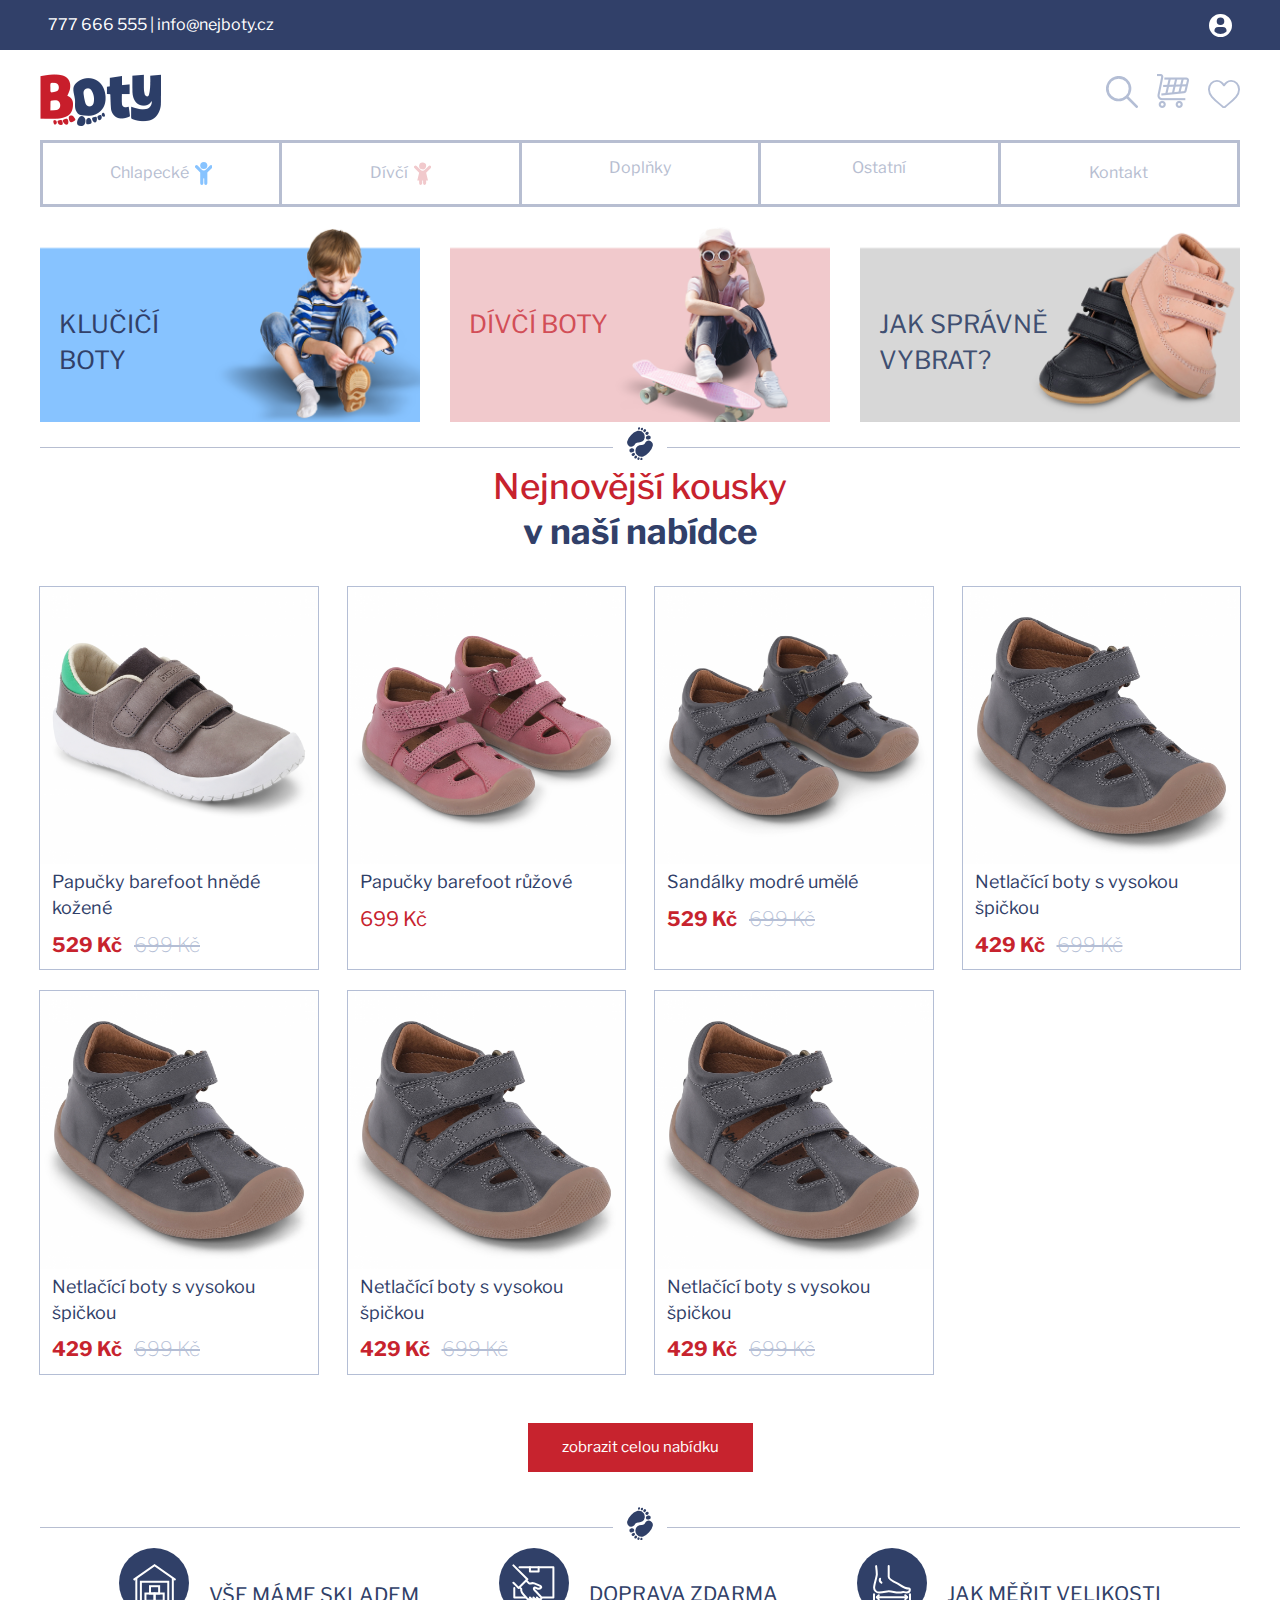
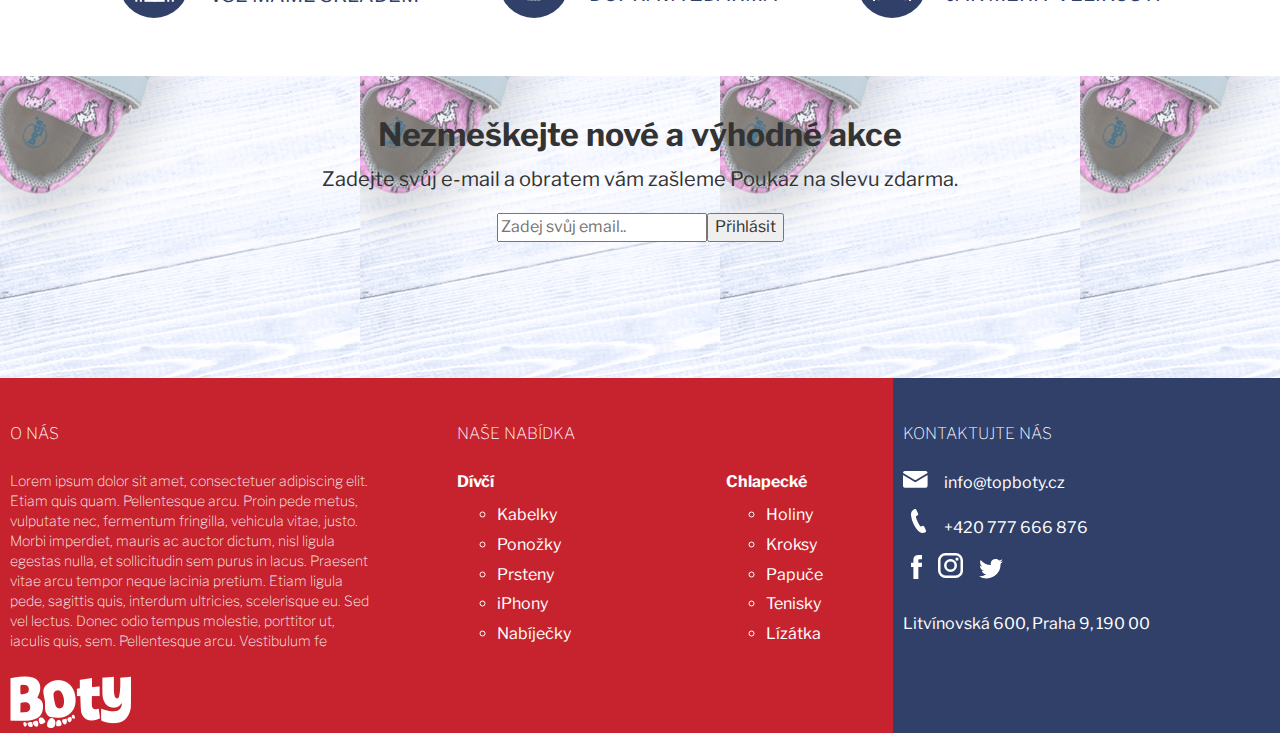
<file: WebFiles/home/index.html>
<!DOCTYPE html>
<!--suppress HtmlUnknownTarget -->
<html lang="en">
<head>
    <meta charset="UTF-8">
    <title>Home</title>
    <link rel="stylesheet" href="https://cdn.jsdelivr.net/npm/bootstrap@3.4.1/dist/css/bootstrap.min.css" integrity="sha384-HSMxcRTRxnN+Bdg0JdbxYKrThecOKuH5zCYotlSAcp1+c8xmyTe9GYg1l9a69psu" crossorigin="anonymous">
    <link rel="stylesheet" href="stylesheet.css">
    <meta name="viewport" content="width=device-width, initial-scale=1">
    <script src="https://cdn.jsdelivr.net/npm/bootstrap@5.3.0-alpha1/dist/js/bootstrap.bundle.min.js" integrity="sha384-w76AqPfDkMBDXo30jS1Sgez6pr3x5MlQ1ZAGC+nuZB+EYdgRZgiwxhTBTkF7CXvN" crossorigin="anonymous"></script>
    <link rel="preconnect" href="https://fonts.googleapis.com"><link rel="preconnect" href="https://fonts.gstatic.com" crossorigin><link href="https://fonts.googleapis.com/css2?family=Libre+Franklin:wght@300;400;600;700&display=swap" rel="stylesheet">
    <style> @import url('https://fonts.googleapis.com/css2?family=Libre+Franklin:wght@300;400;600;700&display=swap'); </style>
</head>
<body>
<div class="top-blueline">
    <div class="infobar">
        <p>
            777 666 555 | info@nejboty.cz
        </p>
        <svg xmlns="http://www.w3.org/2000/svg" width="23.001" height="23" viewBox="0 0 23.001 23">
            <g id="profile-user" transform="translate(0 -0.001)">
                <path id="Path_194" data-name="Path 194" d="M11.5,0A11.5,11.5,0,1,0,23,11.5,11.5,11.5,0,0,0,11.5,0Zm0,3.439a3.8,3.8,0,1,1-3.8,3.8A3.8,3.8,0,0,1,11.5,3.44Zm0,16.555A8.44,8.44,0,0,1,6,17.968a1.621,1.621,0,0,1-.569-1.232A3.836,3.836,0,0,1,9.288,12.9h4.426a3.831,3.831,0,0,1,3.849,3.835,1.617,1.617,0,0,1-.568,1.232A8.437,8.437,0,0,1,11.5,19.994Z" transform="translate(0)" fill="#fff"/>
            </g>
        </svg>
    </div>
</div>

<div class="content">
    <div class="header">
    <div class="logo">
        <svg xmlns="http://www.w3.org/2000/svg" xmlns:xlink="http://www.w3.org/1999/xlink" width="121" height="52" viewBox="0 0 121 52">
            <image id="Group_4" data-name="Group 4" width="121" height="52" xlink:href="[data-uri]"/>
        </svg>
    </div>
    <div class="menubar">
        <a href="">
            <svg xmlns="http://www.w3.org/2000/svg" width="32" height="32" viewBox="0 0 32 32">
            <g id="loupe" transform="translate(0 -0.003)">
                <g id="Group_7" data-name="Group 7" transform="translate(0 0.003)">
                    <path id="Path_20" data-name="Path 20" d="M31.609,29.727l-9.1-9.1a12.691,12.691,0,1,0-1.885,1.885l9.1,9.1a1.333,1.333,0,1,0,1.885-1.885ZM12.667,22.67a10,10,0,1,1,10-10A10.01,10.01,0,0,1,12.667,22.67Z" transform="translate(0 -0.003)" fill="#b4bed5"/>
                </g>
            </g>
        </svg>
        </a>
         <a href="">
            <img src="..\img\vozejk.png" alt="kosik">
        </a>
        <a href="">
            <svg xmlns="http://www.w3.org/2000/svg" width="32" height="28.47" viewBox="0 0 32 28.47">
                <path id="heart" d="M16,28.47A1.876,1.876,0,0,1,14.763,28c-1.293-1.13-2.539-2.193-3.639-3.13l-.006,0a67.671,67.671,0,0,1-7.945-7.457A11.911,11.911,0,0,1,0,9.617,10,10,0,0,1,2.539,2.786,8.6,8.6,0,0,1,8.94,0a8.049,8.049,0,0,1,5.028,1.736A10.287,10.287,0,0,1,16,3.858a10.288,10.288,0,0,1,2.033-2.123A8.049,8.049,0,0,1,23.061,0a8.605,8.605,0,0,1,6.4,2.786A10,10,0,0,1,32,9.617a11.909,11.909,0,0,1-3.174,7.8,67.664,67.664,0,0,1-7.944,7.457c-1.1.938-2.35,2-3.646,3.135A1.878,1.878,0,0,1,16,28.47ZM8.94,1.875A6.751,6.751,0,0,0,3.917,4.057a8.136,8.136,0,0,0-2.042,5.56,10.021,10.021,0,0,0,2.743,6.6,66.593,66.593,0,0,0,7.717,7.227l.006,0c1.1.941,2.355,2.007,3.657,3.146,1.31-1.141,2.563-2.209,3.669-3.151a66.61,66.61,0,0,0,7.717-7.226,10.022,10.022,0,0,0,2.742-6.6,8.136,8.136,0,0,0-2.042-5.56,6.751,6.751,0,0,0-5.023-2.182A6.217,6.217,0,0,0,19.18,3.218a9.1,9.1,0,0,0-2.163,2.5,1.183,1.183,0,0,1-2.033,0,9.088,9.088,0,0,0-2.163-2.5A6.217,6.217,0,0,0,8.94,1.875Zm0,0" transform="translate(0 0)" fill="#b4bed5"/>
            </svg>
        </a>
    </div>
</div>
    <div class="category-bar">
        <div class="cat-button">

            Chlapecké&nbsp;&nbsp;
            <svg xmlns="http://www.w3.org/2000/svg" width="17.591" height="22.903" viewBox="0 0 17.591 22.903">
            <g id="Group_169" data-name="Group 169" transform="translate(-306.855 -695.049)">
                <circle id="Ellipse_37" data-name="Ellipse 37" cx="3.564" cy="3.564" r="3.564" transform="translate(312.088 695.049)" fill="#87c3ff"/>
                <path id="Path_181" data-name="Path 181" d="M323.994,747.7h0a1.544,1.544,0,0,0-2.184,0l-3.64,3.64a3.562,3.562,0,0,1-5.037,0l-3.617-3.617a1.565,1.565,0,0,0-2.176-.053,1.544,1.544,0,0,0-.034,2.214l4.775,4.779v10.783a1.581,1.581,0,0,0,1.589,1.575,1.557,1.557,0,0,0,1.529-1.544v-4.728a.45.45,0,1,1,.9,0v4.7a1.581,1.581,0,0,0,1.589,1.575,1.557,1.557,0,0,0,1.529-1.544V754.662L324,749.883A1.544,1.544,0,0,0,323.994,747.7Z" transform="translate(0 -49.068)" fill="#87c3ff"/>
            </g>
            </svg>
        </div>

        <div class="cat-button right-extra-underline">

            Dívčí&nbsp;&nbsp;
            <svg xmlns="http://www.w3.org/2000/svg" width="17.285" height="22.903" viewBox="0 0 17.285 22.903">
                <g id="Group_171" data-name="Group 171" transform="translate(-606.678 -402.323)">
                    <g id="Group_170" data-name="Group 170" transform="translate(606.678 402.323)">
                        <circle id="Ellipse_38" data-name="Ellipse 38" cx="3.502" cy="3.502" r="3.502" transform="translate(4.744 6.953) rotate(-83.082)" fill="#f1c9cc"/>
                        <path id="Path_182" data-name="Path 182" d="M623.518,461.691h0a1.518,1.518,0,0,0-2.146,0l-3.577,3.577a3.5,3.5,0,0,1-4.95,0l-3.555-3.555a1.538,1.538,0,0,0-2.138-.052,1.518,1.518,0,0,0-.031,2.176l4.7,4.665-1.868,7.817h1.874v2.811a1.554,1.554,0,0,0,1.562,1.547,1.53,1.53,0,0,0,1.5-1.517v-2.841h.884v2.811a1.554,1.554,0,0,0,1.562,1.547,1.53,1.53,0,0,0,1.5-1.517v-2.841h1.853l-1.868-7.817,4.7-4.676A1.5,1.5,0,0,0,623.518,461.691Z" transform="translate(-606.678 -457.774)" fill="#f1c9cc"/>
                    </g>
                </g>
            </svg>
        </div>

        <div class="cat-button down-extra-underline">
            <p>
                Doplňky
            </p>
        </div>
        <div class="cat-button down-extra-underline right-extra-underline">
            <p>
                Ostatní
            </p>
        </div>
        <div class="cat-button contact-button">
            Kontakt
        </div>
    </div>
    <div class="presentation">

    </div>
    <div class="category-banners">
        <div class="box">
            <img src="../img/01.png" alt="Klučičí boty">
            <p class="textinbanner boytextcolor">KLUČIČÍ<br>BOTY</p>
        </div>

        <div class="box girl-box">
            <img src="../img/02.png" alt="Holčičí boty">
            <p class="textinbanner girltextcolor">DÍVČÍ BOTY</p>
        </div>

        <div class="box">
            <img src="../img/03.png" alt="Ostatní boty">
            <p class="textinbanner universaltextcolor">JAK SPRÁVNĚ<br>VYBRAT?</p>
        </div>

    </div>
</div>
    <div class="splitter">
        <hr>
        <svg xmlns="http://www.w3.org/2000/svg" width="30.25" height="33.482" viewBox="0 0 30.25 33.482">
            <g id="Group_295" data-name="Group 295" transform="translate(-935.525 -2512.468)">
                <g id="Group_194" data-name="Group 194" transform="matrix(-0.259, -0.966, 0.966, -0.259, 943.125, 2548.536)">
                    <g id="Group_166" data-name="Group 166" transform="translate(0 0)">
                        <path id="Path_180" data-name="Path 180" d="M3.521.54A5.971,5.971,0,0,0,.161,4.566,5.764,5.764,0,0,0,0,5.637,7,7,0,0,0,.019,6.4a15.029,15.029,0,0,0,2.466,6.623,14.318,14.318,0,0,0,5.5,5.325c.075.036.152.069.229.1l.076.031a4.163,4.163,0,0,0,2.262.2,4.25,4.25,0,0,0,.953-.3,4.092,4.092,0,0,0,2.111-5.387A3.94,3.94,0,0,0,12.571,11.6h0a3.675,3.675,0,0,1-.987-1.314,3.8,3.8,0,0,1-.2-2.435,6.924,6.924,0,0,0-.081-4.49A5.856,5.856,0,0,0,3.521.54Z" transform="translate(3.618 5.665)" fill="#304068"/>
                        <ellipse id="Ellipse_32" data-name="Ellipse 32" cx="2.496" cy="2.051" rx="2.496" ry="2.051" transform="translate(10.393 4.99) rotate(-88.931)" fill="#304068"/>
                        <ellipse id="Ellipse_33" data-name="Ellipse 33" cx="1.448" cy="1.761" rx="1.448" ry="1.761" transform="matrix(0.976, -0.217, 0.217, 0.976, 6.361, 1.486)" fill="#304068"/>
                        <ellipse id="Ellipse_34" data-name="Ellipse 34" cx="1.279" cy="1.556" rx="1.279" ry="1.556" transform="matrix(0.848, -0.53, 0.53, 0.848, 3.072, 3.885)" fill="#304068"/>
                        <ellipse id="Ellipse_35" data-name="Ellipse 35" cx="1.101" cy="1.339" rx="1.101" ry="1.339" transform="matrix(0.628, -0.779, 0.779, 0.628, 1.022, 6.845)" fill="#304068"/>
                        <ellipse id="Ellipse_36" data-name="Ellipse 36" cx="1.043" cy="1.269" rx="1.043" ry="1.269" transform="translate(0 9.989) rotate(-66.681)" fill="#304068"/>
                    </g>
                </g>
                <g id="Group_290" data-name="Group 290" transform="translate(958.504 2510.221) rotate(77)">
                    <g id="Group_166-2" data-name="Group 166" transform="translate(0 0)">
                        <path id="Path_180-2" data-name="Path 180" d="M3.521.54A5.971,5.971,0,0,0,.161,4.566,5.763,5.763,0,0,0,0,5.637,7,7,0,0,0,.019,6.4a15.028,15.028,0,0,0,2.466,6.623,14.318,14.318,0,0,0,5.5,5.325c.075.036.152.069.229.1l.076.031a4.163,4.163,0,0,0,2.262.2,4.252,4.252,0,0,0,.953-.3,4.092,4.092,0,0,0,2.111-5.387A3.94,3.94,0,0,0,12.571,11.6h0a3.675,3.675,0,0,1-.987-1.314,3.8,3.8,0,0,1-.2-2.435,6.924,6.924,0,0,0-.081-4.49A5.856,5.856,0,0,0,3.521.54Z" transform="translate(3.618 5.665)" fill="#304068"/>
                        <ellipse id="Ellipse_32-2" data-name="Ellipse 32" cx="2.496" cy="2.051" rx="2.496" ry="2.051" transform="translate(10.393 4.99) rotate(-88.931)" fill="#304068"/>
                        <ellipse id="Ellipse_33-2" data-name="Ellipse 33" cx="1.448" cy="1.761" rx="1.448" ry="1.761" transform="matrix(0.976, -0.217, 0.217, 0.976, 6.361, 1.486)" fill="#304068"/>
                        <ellipse id="Ellipse_34-2" data-name="Ellipse 34" cx="1.279" cy="1.556" rx="1.279" ry="1.556" transform="matrix(0.848, -0.53, 0.53, 0.848, 3.072, 3.885)" fill="#304068"/>
                        <ellipse id="Ellipse_35-2" data-name="Ellipse 35" cx="1.101" cy="1.339" rx="1.101" ry="1.339" transform="matrix(0.628, -0.779, 0.779, 0.628, 1.022, 6.845)" fill="#304068"/>
                        <ellipse id="Ellipse_36-2" data-name="Ellipse 36" cx="1.043" cy="1.269" rx="1.043" ry="1.269" transform="translate(0 9.989) rotate(-66.681)" fill="#304068"/>
                    </g>
                </g>
            </g>
        </svg>
        <hr>
    </div>
<div class="content">

    <h1 class="textadvert">Nejnovější kousky</h1>
    <h1 class="textadverttwo"><strong>v naší nabídce</strong></h1>
    <div class="shoes showcase">

        <div class="listing-bar">
            <div class="listing">
                <a href="">
                    <img alt="JednaSedivaBota" class="listingimg" src="../img2/15146773-eb93-11eb-9461-02420a000b04.png">
                    <p class="listingname">Papučky barefoot hnědé kožené</p>
                    <div class="priceline">
                        <p class="price">529 Kč</p>
                        <p class="originalprice">699 Kč</p>
                        <img class="kosik" src="..\img\vozejk.png" alt="kosik">
                    </div>
                </a>

            </div>

            <div class="listing">
                <img alt="dveruzoveboty" class="listingimg" src="../img2/79ec4063-e3fd-11eb-8d3f-02420a000b23.png">
                <p class="listingname">Papučky barefoot růžové</p>
                <div class="priceline">
                    <p class="normalprice">699 Kč</p>
                    <img class="kosik" src="..\img\vozejk.png" alt="kosik">
                </div>
            </div>

            <div class="listing">
                <img alt="dve sede boty" class="listingimg" src="../img2/7c895c56-e3fd-11eb-8d3f-02420a000b23.png">
                <p class="listingname">Sandálky modré umělé</p>
                <div class="priceline">
                    <p class="price">529 Kč</p>
                    <p class="originalprice">699 Kč</p>
                    <img class="kosik" src="..\img\vozejk.png" alt="kosik">
                </div>
            </div>

            <div class="listing">
                <img alt="jedna seda boty" class="listingimg" src="../img2/8291fafa-e3fd-11eb-8d3f-02420a000b23.png">
                <p class="listingname">Netlačící boty s vysokou špičkou</p>
                <div class="priceline">
                    <p class="price">429 Kč</p>
                    <p class="originalprice">699 Kč</p>
                    <img class="kosik" src="..\img\vozejk.png" alt="kosik">
                </div>
            </div>

            <div class="listing">
                <img alt="jedna seda boty" class="listingimg" src="../img2/8291fafa-e3fd-11eb-8d3f-02420a000b23.png">
                <p class="listingname">Netlačící boty s vysokou špičkou</p>
                <div class="priceline">
                    <p class="price">429 Kč</p>
                    <p class="originalprice">699 Kč</p>
                    <img class="kosik" src="..\img\vozejk.png" alt="kosik">
                </div>
            </div>
            <div class="listing">
                <img alt="jedna seda boty" class="listingimg" src="../img2/8291fafa-e3fd-11eb-8d3f-02420a000b23.png">
                <p class="listingname">Netlačící boty s vysokou špičkou</p>
                <div class="priceline">
                    <p class="price">429 Kč</p>
                    <p class="originalprice">699 Kč</p>
                    <img class="kosik" src="..\img\vozejk.png" alt="kosik">
                </div>
            </div>

            <div class="listing">
                <img alt="jedna seda boty" class="listingimg" src="../img2/8291fafa-e3fd-11eb-8d3f-02420a000b23.png">
                <p class="listingname">Netlačící boty s vysokou špičkou</p>
                <div class="priceline">
                    <p class="price">429 Kč</p>
                    <p class="originalprice">699 Kč</p>
                    <img class="kosik" src="..\img\vozejk.png" alt="kosik">
                </div>
            </div>
        </div>
        <div class="buttondiv">
            <a href="">
                <button class="showbutton" onclick="">
                    zobrazit celou nabídku
                </button>
            </a>
        </div>
    </div>
</div>
<div class="splitter">
    <hr>
    <svg xmlns="http://www.w3.org/2000/svg" width="30.25" height="33.482" viewBox="0 0 30.25 33.482">
        <g id="Group_295" data-name="Group 295" transform="translate(-935.525 -2512.468)">
            <g id="Group_194" data-name="Group 194" transform="matrix(-0.259, -0.966, 0.966, -0.259, 943.125, 2548.536)">
                <g id="Group_166" data-name="Group 166" transform="translate(0 0)">
                    <path id="Path_180" data-name="Path 180" d="M3.521.54A5.971,5.971,0,0,0,.161,4.566,5.764,5.764,0,0,0,0,5.637,7,7,0,0,0,.019,6.4a15.029,15.029,0,0,0,2.466,6.623,14.318,14.318,0,0,0,5.5,5.325c.075.036.152.069.229.1l.076.031a4.163,4.163,0,0,0,2.262.2,4.25,4.25,0,0,0,.953-.3,4.092,4.092,0,0,0,2.111-5.387A3.94,3.94,0,0,0,12.571,11.6h0a3.675,3.675,0,0,1-.987-1.314,3.8,3.8,0,0,1-.2-2.435,6.924,6.924,0,0,0-.081-4.49A5.856,5.856,0,0,0,3.521.54Z" transform="translate(3.618 5.665)" fill="#304068"/>
                    <ellipse id="Ellipse_32" data-name="Ellipse 32" cx="2.496" cy="2.051" rx="2.496" ry="2.051" transform="translate(10.393 4.99) rotate(-88.931)" fill="#304068"/>
                    <ellipse id="Ellipse_33" data-name="Ellipse 33" cx="1.448" cy="1.761" rx="1.448" ry="1.761" transform="matrix(0.976, -0.217, 0.217, 0.976, 6.361, 1.486)" fill="#304068"/>
                    <ellipse id="Ellipse_34" data-name="Ellipse 34" cx="1.279" cy="1.556" rx="1.279" ry="1.556" transform="matrix(0.848, -0.53, 0.53, 0.848, 3.072, 3.885)" fill="#304068"/>
                    <ellipse id="Ellipse_35" data-name="Ellipse 35" cx="1.101" cy="1.339" rx="1.101" ry="1.339" transform="matrix(0.628, -0.779, 0.779, 0.628, 1.022, 6.845)" fill="#304068"/>
                    <ellipse id="Ellipse_36" data-name="Ellipse 36" cx="1.043" cy="1.269" rx="1.043" ry="1.269" transform="translate(0 9.989) rotate(-66.681)" fill="#304068"/>
                </g>
            </g>
            <g id="Group_290" data-name="Group 290" transform="translate(958.504 2510.221) rotate(77)">
                <g id="Group_166-2" data-name="Group 166" transform="translate(0 0)">
                    <path id="Path_180-2" data-name="Path 180" d="M3.521.54A5.971,5.971,0,0,0,.161,4.566,5.763,5.763,0,0,0,0,5.637,7,7,0,0,0,.019,6.4a15.028,15.028,0,0,0,2.466,6.623,14.318,14.318,0,0,0,5.5,5.325c.075.036.152.069.229.1l.076.031a4.163,4.163,0,0,0,2.262.2,4.252,4.252,0,0,0,.953-.3,4.092,4.092,0,0,0,2.111-5.387A3.94,3.94,0,0,0,12.571,11.6h0a3.675,3.675,0,0,1-.987-1.314,3.8,3.8,0,0,1-.2-2.435,6.924,6.924,0,0,0-.081-4.49A5.856,5.856,0,0,0,3.521.54Z" transform="translate(3.618 5.665)" fill="#304068"/>
                    <ellipse id="Ellipse_32-2" data-name="Ellipse 32" cx="2.496" cy="2.051" rx="2.496" ry="2.051" transform="translate(10.393 4.99) rotate(-88.931)" fill="#304068"/>
                    <ellipse id="Ellipse_33-2" data-name="Ellipse 33" cx="1.448" cy="1.761" rx="1.448" ry="1.761" transform="matrix(0.976, -0.217, 0.217, 0.976, 6.361, 1.486)" fill="#304068"/>
                    <ellipse id="Ellipse_34-2" data-name="Ellipse 34" cx="1.279" cy="1.556" rx="1.279" ry="1.556" transform="matrix(0.848, -0.53, 0.53, 0.848, 3.072, 3.885)" fill="#304068"/>
                    <ellipse id="Ellipse_35-2" data-name="Ellipse 35" cx="1.101" cy="1.339" rx="1.101" ry="1.339" transform="matrix(0.628, -0.779, 0.779, 0.628, 1.022, 6.845)" fill="#304068"/>
                    <ellipse id="Ellipse_36-2" data-name="Ellipse 36" cx="1.043" cy="1.269" rx="1.043" ry="1.269" transform="translate(0 9.989) rotate(-66.681)" fill="#304068"/>
                </g>
            </g>
        </g>
    </svg>
    <hr>
</div>
<div class="content">
    <div class="information">
        <div class="info-item">
            <div class="modry-kruh">
                <svg xmlns="http://www.w3.org/2000/svg" width="43.142" height="37.827" viewBox="0 0 43.142 37.827">
                    <g id="Group_195" data-name="Group 195" transform="translate(-48.429 -131.782)">
                        <rect id="Rectangle_21" data-name="Rectangle 21" width="9.13" height="7.304" transform="translate(60.87 161.304)" fill="none" stroke="#fff" stroke-miterlimit="10" stroke-width="2"/>
                        <rect id="Rectangle_22" data-name="Rectangle 22" width="9.13" height="7.304" transform="translate(70 161.304)" fill="none" stroke="#fff" stroke-miterlimit="10" stroke-width="2"/>
                        <rect id="Rectangle_23" data-name="Rectangle 23" width="9.13" height="7.304" transform="translate(65.435 154)" fill="none" stroke="#fff" stroke-miterlimit="10" stroke-width="2"/>
                        <path id="Path_183" data-name="Path 183" d="M91,147.609,70,133,49,147.609" fill="none" stroke="#fff" stroke-miterlimit="10" stroke-width="2"/>
                        <line id="Line_7" data-name="Line 7" y2="23.739" transform="translate(51.739 145.783)" fill="none" stroke="#fff" stroke-miterlimit="10" stroke-width="2"/>
                        <line id="Line_8" data-name="Line 8" y2="23.739" transform="translate(88.261 145.783)" fill="none" stroke="#fff" stroke-miterlimit="10" stroke-width="2"/>
                        <path id="Path_184" data-name="Path 184" d="M57,171.087V151H84.391v20.087" transform="translate(-0.696 -1.565)" fill="none" stroke="#fff" stroke-miterlimit="10" stroke-width="2"/>
                    </g>
                </svg>
            </div>

            <p>VŠE MÁME SKLADEM</p>

        </div>

        <div class="info-item">
            <div class="modry-kruh">
                <svg xmlns="http://www.w3.org/2000/svg" width="42.414" height="36.741" viewBox="0 0 42.414 36.741">
                    <g id="Group_196" transform="translate(-367.586 -132.586)">
                        <path id="Path_185" d="M382.562,151.454l2.477,2.214s1.283.867,2.01.67a6.1,6.1,0,0,1,3.79-.072c2.271.795,5.213,2.26,5.658,2.374.757.195,1.613,1.108,1.137,1.742a4.1,4.1,0,0,1-2.642,1.315c-.869.077-2.712-1.536-4.26-1.187-.585.132-.42,1.612.083,2.115s6.737,7.277,6.737,7.277a1.34,1.34,0,0,1-.948,2.288H384.816a1.34,1.34,0,0,1-.948-.392l-3.505-3.988c-1.131-1.13-2.627-2.748-2.627-4.348v-1.739l-1.757-1.7" transform="translate(-0.91 -2.277)" fill="none" stroke="#fff" stroke-linecap="round" stroke-linejoin="round" stroke-width="2"/>
                        <path id="Path_186" d="M370,160v9.565h11.3" transform="translate(-0.13 -3.391)" fill="none" stroke="#fff" stroke-linecap="round" stroke-linejoin="round" stroke-width="2"/>
                        <path id="Path_187" d="M398.609,166.435h11.3V136H376" transform="translate(-0.913 -0.261)" fill="none" stroke="#fff" stroke-linecap="round" stroke-linejoin="round" stroke-width="2"/>
                        <path id="Path_188" d="M369,151.391s5.217,5.145,5.217,5.217l8.7-8.7L369,134" fill="none" stroke="#fff" stroke-linecap="round" stroke-linejoin="round" stroke-width="2"/>
                        <path id="Path_189" d="M388,136v4.348h8.7V136" transform="translate(-2.478 -0.261)" fill="none" stroke="#fff" stroke-linecap="round" stroke-linejoin="round" stroke-width="2"/>
                        <line id="Line_9" x1="1.739" y1="1.739" transform="translate(385.522 166.174)" fill="none" stroke="#fff" stroke-linecap="round" stroke-linejoin="round" stroke-width="2"/>
                        <line id="Line_10" x1="1.739" y1="1.739" transform="translate(389 166.174)" fill="none" stroke="#fff" stroke-linecap="round" stroke-linejoin="round" stroke-width="2"/>
                        <line id="Line_11" x1="1.739" y1="1.739" transform="translate(392.478 166.174)" fill="none" stroke="#fff" stroke-linecap="round" stroke-linejoin="round" stroke-width="2"/>
                    </g>
                </svg>
            </div>

            <p>DOPRAVA ZDARMA</p>

        </div>

        <div class="info-item">
            <div class="modry-kruh">
                <svg xmlns="http://www.w3.org/2000/svg" width="38" height="36.333" viewBox="0 0 38 36.333">
                    <g id="Group_293" data-name="Group 293" transform="translate(-1663.875 -718.879)">
                        <g id="Group_292" data-name="Group 292" transform="translate(1665 720)">
                            <path id="Path_190" data-name="Path 190" d="M1666.986,720s.718,5.517.718,8.055-2.7,10.041-2.7,13.13a4.98,4.98,0,0,0,5.3,5.3c4.028,0,7.007-1.324,9.268-1.324,3.807,0,6.179,1.324,9.931,1.324a22.723,22.723,0,0,0,4.634-.662c.662,0,1.765.662,3.31.662,1.386,0,3.31-.634,3.31-2.989a1.119,1.119,0,0,0-.25-.687.835.835,0,0,0-.627-.342c-5.081,0-9.3-4.174-11.7-5.25-3.942-1.765-8.606-3.944-8.606-6.62V720" transform="translate(-1665 -720)" fill="none" stroke="#fff" stroke-linecap="round" stroke-linejoin="round" stroke-width="2"/>
                            <path id="Path_191" data-name="Path 191" d="M1708.3,815a3.187,3.187,0,0,0,1.324,3.972" transform="translate(-1702.338 -802.421)" fill="none" stroke="#fff" stroke-linecap="round" stroke-linejoin="round" stroke-width="2"/>
                        </g>
                        <line id="Line_14" data-name="Line 14" y2="6" transform="translate(1700.875 748.213)" fill="none" stroke="#fff" stroke-linecap="round" stroke-linejoin="round" stroke-width="2"/>
                        <line id="Line_15" data-name="Line 15" y2="6" transform="translate(1664.875 748.213)" fill="none" stroke="#fff" stroke-linecap="round" stroke-linejoin="round" stroke-width="2"/>
                        <path id="Path_192" data-name="Path 192" d="M1900,940l1.986,1.986L1900,943.972" transform="translate(-203.884 -190.87)" fill="none" stroke="#fff" stroke-linecap="round" stroke-linejoin="round" stroke-width="2"/>
                        <path id="Path_193" data-name="Path 193" d="M1686.986,940,1685,941.986l1.986,1.986" transform="translate(-17.352 -190.87)" fill="none" stroke="#fff" stroke-linecap="round" stroke-linejoin="round" stroke-width="2"/>
                        <line id="Line_16" data-name="Line 16" x1="30" transform="translate(1667.875 751.213)" fill="none" stroke="#fff" stroke-linecap="round" stroke-linejoin="round" stroke-width="2"/>
                    </g>
                </svg>

            </div>

            <p>JAK MĚŘIT VELIKOSTI</p>

        </div>
    </div>
</div>

<div class="ad">
    <div class="ad-header">
        Nezmeškejte nové a výhodné akce
    </div>
    <p class="description">
        Zadejte svůj e-mail a obratem vám zašleme Poukaz na slevu zdarma.
    </p>
    <div class="Email-Form">
        <input class="textbox-email" type="email" placeholder="Zadej svůj email.." id="theInput">
        <input class="button-email" type="button" value="Přihlásit" id="theButton">
    </div>
</div>
<div class="bottom">
    <div class="red-bottom">
        <p class="aboutus-header">
            O NÁS
        </p>
        <p class="ad-description">
            Lorem ipsum dolor sit amet, consectetuer adipiscing elit. Etiam quis quam. Pellentesque arcu. Proin pede metus, vulputate nec, fermentum fringilla, vehicula vitae, justo. Morbi imperdiet, mauris ac auctor dictum, nisl ligula egestas nulla, et sollicitudin sem purus in lacus. Praesent vitae arcu tempor neque lacinia pretium. Etiam ligula pede, sagittis quis, interdum ultricies, scelerisque eu. Sed vel lectus. Donec odio tempus molestie, porttitor ut, iaculis quis, sem. Pellentesque arcu. Vestibulum fe
        </p>
        <img src="../img/logo-bile.png" alt="WhiteLogo">
    </div>
    <div class="red-bottom">
        <p class="aboutus-header">
            NAŠE NABÍDKA
        </p>
        <div class="category-ad">
            <div class="girls-ad">
                <p class="category-ad-header">
                    Dívčí
                </p>

                <ul class="koleckolist">
                    <li>Kabelky</li>
                    <li>Ponožky</li>
                    <li>Prsteny</li>
                    <li>iPhony</li>
                    <li>Nabíječky</li>
                </ul>

            </div>
            <div class="boys-ad">
                <p class="category-ad-header">
                    Chlapecké
                </p>

                <ul class="koleckolist">
                    <li>Holiny</li>
                    <li>Kroksy</li>
                    <li>Papuče</li>
                    <li>Tenisky</li>
                    <li>Lízátka</li>
                </ul>
            </div>
        </div>

    </div>
    <div class="blue-bottom">
        <p class="aboutus-header">
            KONTAKTUJTE NÁS
        </p>
        <div class="bottom-part">
            <div>
                <svg class="bottom-icon" id="_6" data-name="6" xmlns="http://www.w3.org/2000/svg" width="24.6" height="16.678" viewBox="0 0 24.6 16.678">
                    <path id="Path_131" data-name="Path 131" d="M1340.957,1471.153a.9.9,0,0,1-.915,0l-11.458-6.766a.255.255,0,0,0-.385.22v10.276a1.934,1.934,0,0,0,1.934,1.934h20.732a1.934,1.934,0,0,0,1.934-1.934v-10.276a.255.255,0,0,0-.385-.22Z" transform="translate(-1328.199 -1460.139)" fill="#fff"/>
                    <path id="Path_132" data-name="Path 132" d="M1341.1,1403.056l11.66-6.885a.253.253,0,0,0,.125-.237,1.937,1.937,0,0,0-1.927-1.771h-20.732a1.937,1.937,0,0,0-1.927,1.771.253.253,0,0,0,.125.237l11.66,6.885A1,1,0,0,0,1341.1,1403.056Z" transform="translate(-1328.294 -1394.163)" fill="#fff"/>
                </svg>

                <a class="bottom-link" href = "mailto: info@topboty.cz">info@topboty.cz</a>
            </div>

            <div>
                <svg class="phone-icon" xmlns="http://www.w3.org/2000/svg" width="15.082" height="24" viewBox="0 0 15.082 24">
                    <path id="_8" data-name="8" d="M3275.374,1331.446l-1.659-3.552a1.516,1.516,0,0,0-1.805-.813l-1.972.519c-.284-.244-1.191-1.221-2.81-4.687-1.628-3.486-1.788-4.8-1.792-5.162l1.666-1.18a1.526,1.526,0,0,0,.536-1.906l-1.658-3.552a1.575,1.575,0,0,0-2.284-.656l-.992.642a4.306,4.306,0,0,0-1.845,2.456,8.766,8.766,0,0,0-.262,3.453,25.407,25.407,0,0,0,2.389,7.887,27.628,27.628,0,0,0,3.916,6.266c1.758,2.02,3.488,3.044,5.143,3.044a3.934,3.934,0,0,0,1.342-.237l1.124-.347a1.577,1.577,0,0,0,.963-2.173Z" transform="translate(-3260.44 -1310.203)" fill="#fff"/>
                </svg>
                <a class="bottom-link" href="tel:+420777666876">+420 777 666 876</a>
            </div>
            <div class="icon-div">
                <svg xmlns="http://www.w3.org/2000/svg" width="11.154" height="24" viewBox="0 0 11.154 24">
                    <path id="facebook" d="M11.154,7.768H7.369V5.278c0-.946.6-1.145,1.046-1.145H11.1V0H7.419C3.286,0,2.39,3.087,2.39,5.029V7.768H0V12H2.39V24H7.369V12h3.386Z" fill="#fff"/>
                </svg>


                <svg xmlns="http://www.w3.org/2000/svg" width="25.034" height="25.034" viewBox="0 0 25.034 25.034">
                    <g id="Group_153" data-name="Group 153" transform="translate(-1091 -390)">
                        <path id="Path_177" data-name="Path 177" d="M17.576,0H7.458A7.466,7.466,0,0,0,0,7.458V17.576a7.466,7.466,0,0,0,7.458,7.458H17.576a7.466,7.466,0,0,0,7.458-7.458V7.458A7.466,7.466,0,0,0,17.576,0Zm4.939,17.576a4.939,4.939,0,0,1-4.939,4.939H7.458a4.939,4.939,0,0,1-4.939-4.939V7.458A4.939,4.939,0,0,1,7.458,2.518H17.576a4.939,4.939,0,0,1,4.939,4.939V17.576Z" transform="translate(1091 390)" fill="#fff"/>
                        <path id="Path_178" data-name="Path 178" d="M139.475,133a6.475,6.475,0,1,0,6.475,6.475A6.482,6.482,0,0,0,139.475,133Zm0,10.431a3.956,3.956,0,1,1,3.956-3.956A3.956,3.956,0,0,1,139.475,143.431Z" transform="translate(964.043 263.042)" fill="#fff"/>
                        <circle id="Ellipse_26" data-name="Ellipse 26" cx="1.551" cy="1.551" r="1.551" transform="translate(1108.453 394.539)" fill="#fff"/>
                    </g>
                </svg>

                <svg xmlns="http://www.w3.org/2000/svg" width="24" height="19.433" viewBox="0 0 24 19.433">
                    <path id="twitter" d="M23.9,2.283a11,11,0,0,1-2.818.777A4.776,4.776,0,0,0,23.22.34a10.113,10.113,0,0,1-3.109,1.215,4.915,4.915,0,0,0-8.5,3.352,4.141,4.141,0,0,0,.146,1.117A13.983,13.983,0,0,1,1.6.923,5.016,5.016,0,0,0,.969,3.352,4.909,4.909,0,0,0,3.155,7.433,4.968,4.968,0,0,1,.92,6.8V6.85a4.9,4.9,0,0,0,3.935,4.81,5.321,5.321,0,0,1-1.312.194,5.381,5.381,0,0,1-.923-.1,4.92,4.92,0,0,0,4.567,3.4,9.915,9.915,0,0,1-6.121,2.089A9.361,9.361,0,0,1-.1,17.2a13.724,13.724,0,0,0,7.579,2.235A13.9,13.9,0,0,0,21.471,5.441V4.81A10.041,10.041,0,0,0,23.9,2.283Z" transform="translate(0.1)" fill="#fff"/>
                </svg>

            </div>

            <address class="bottom-address">
                Litvínovská 600, Praha 9, 190 00
            </address>
        </div>
    </div>
</div>



<!-- jQuery (necessary for Bootstrap's JavaScript plugins) -->
<script src="https://code.jquery.com/jquery-1.12.4.min.js" integrity="sha384-nvAa0+6Qg9clwYCGGPpDQLVpLNn0fRaROjHqs13t4Ggj3Ez50XnGQqc/r8MhnRDZ" crossorigin="anonymous"></script>
<!-- Include all compiled plugins (below), or include individual files as needed -->
<script src="https://cdn.jsdelivr.net/npm/bootstrap@3.4.1/dist/js/bootstrap.min.js" integrity="sha384-aJ21OjlMXNL5UyIl/XNwTMqvzeRMZH2w8c5cRVpzpU8Y5bApTppSuUkhZXN0VxHd" crossorigin="anonymous"></script>

</body>
</html>
</file>
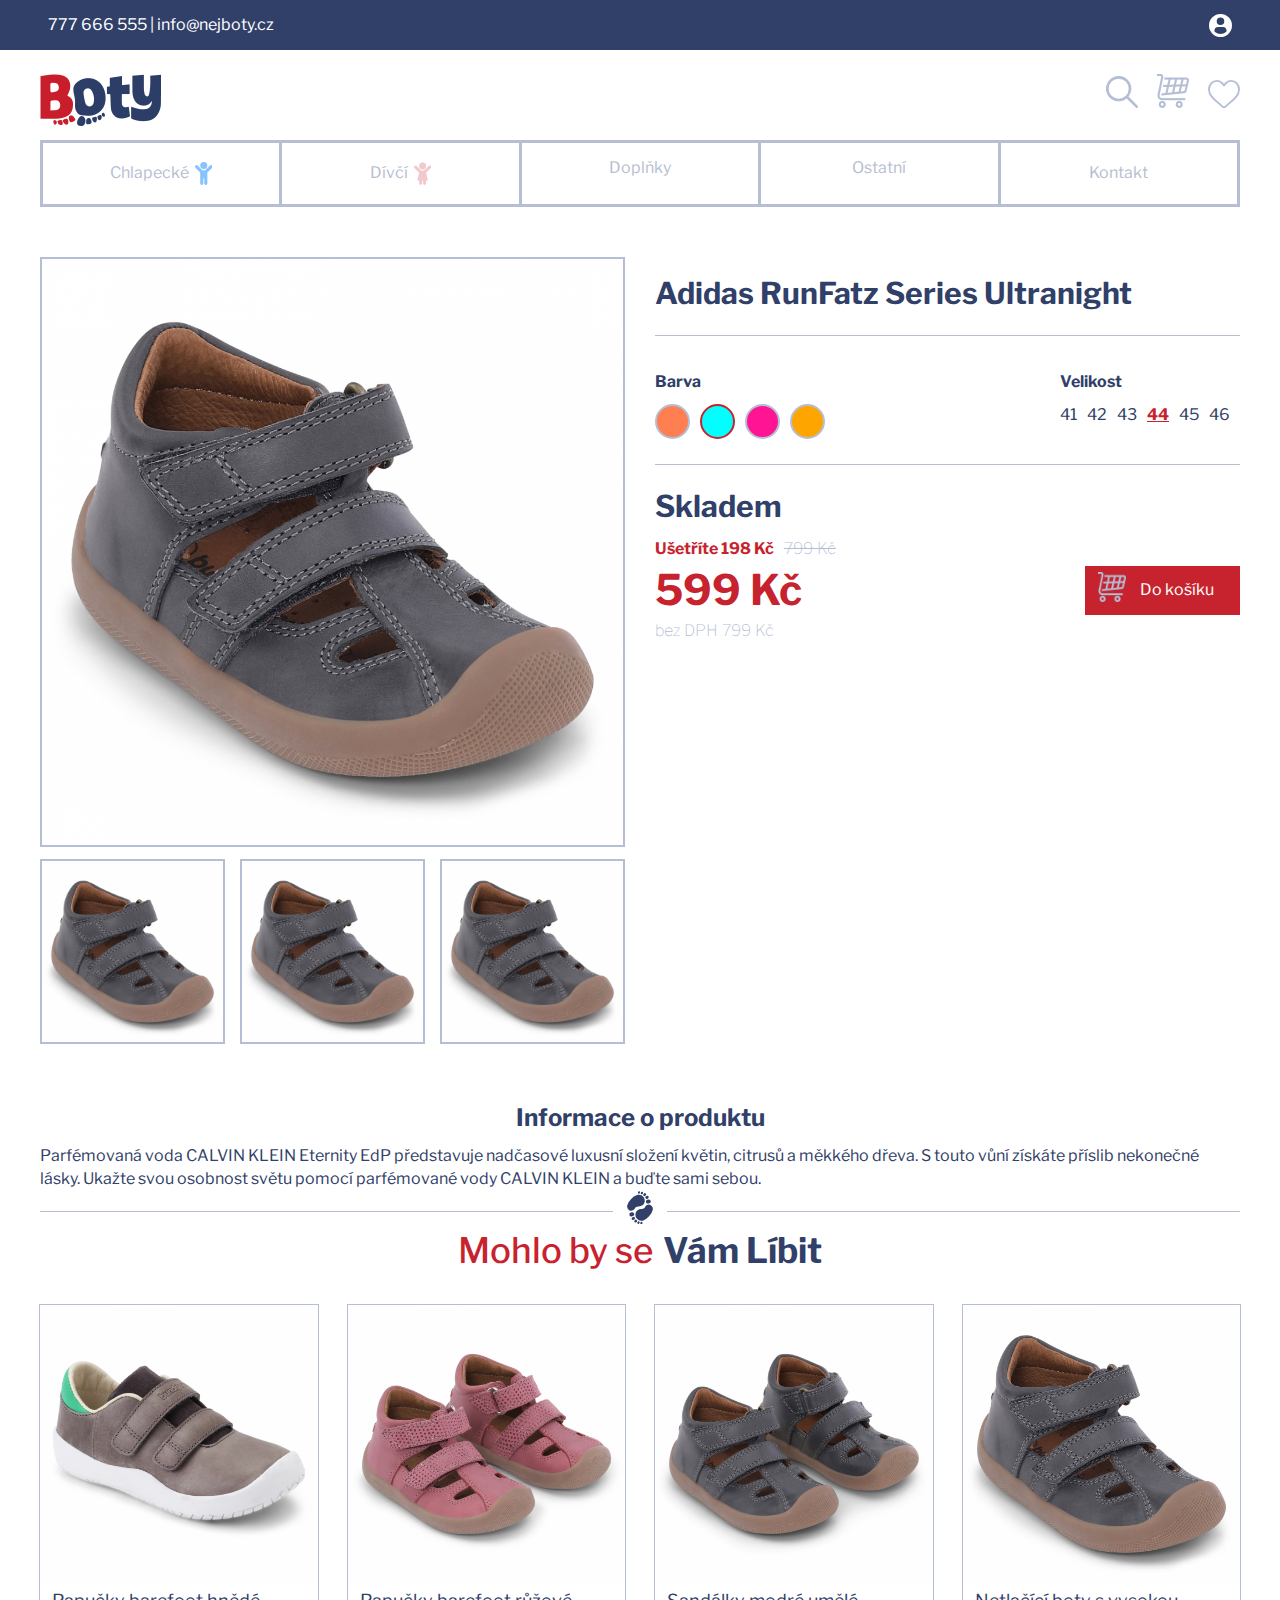
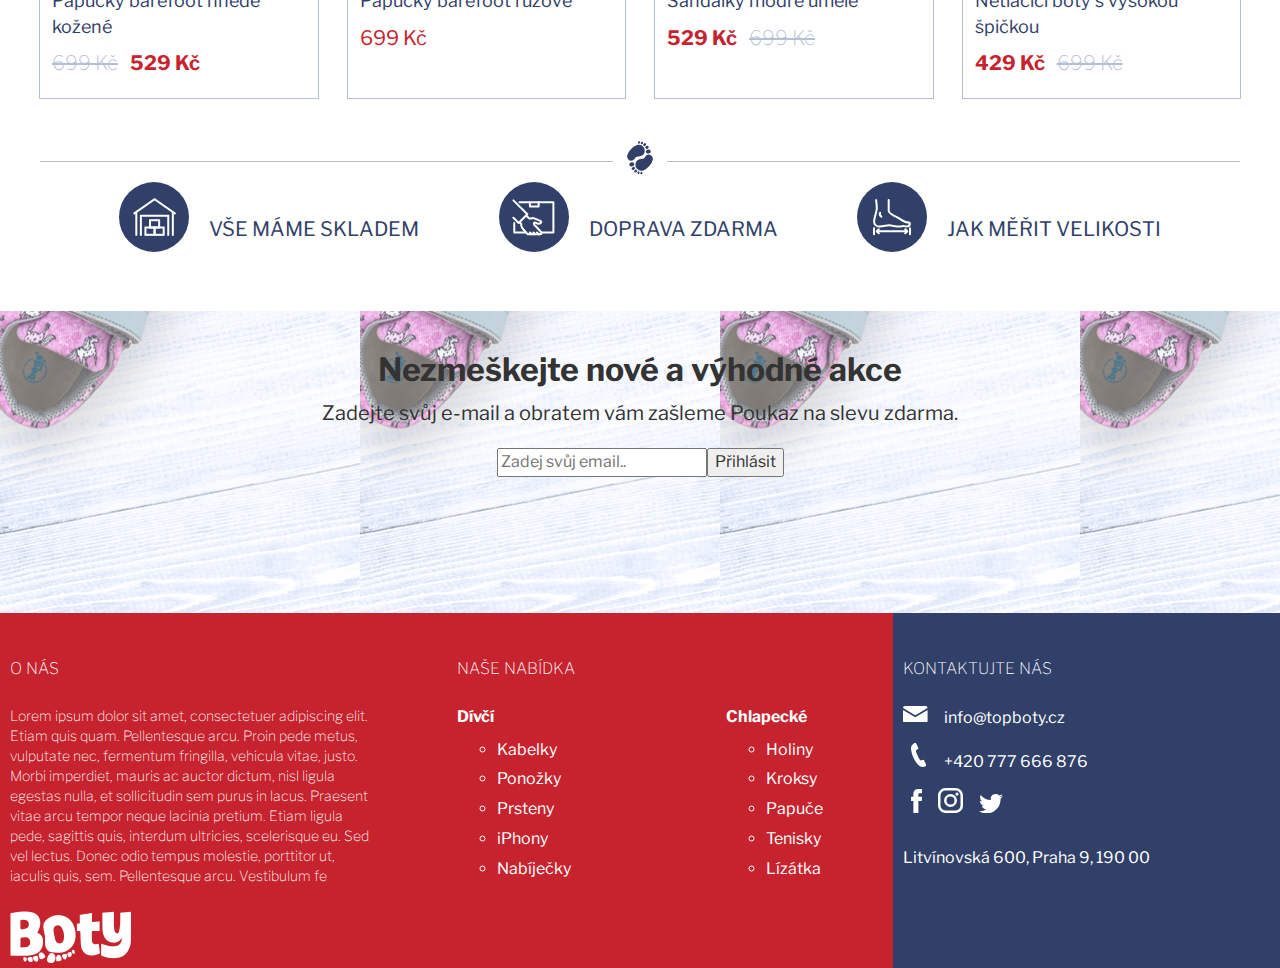
<file: WebFiles/detail/detail.html>
<!DOCTYPE html>
<!--suppress HtmlUnknownTarget -->
<html lang="en">
<head>
    <meta charset="UTF-8">
    <title>Detail</title>
    <link rel="stylesheet" href="https://cdn.jsdelivr.net/npm/bootstrap@3.4.1/dist/css/bootstrap.min.css" integrity="sha384-HSMxcRTRxnN+Bdg0JdbxYKrThecOKuH5zCYotlSAcp1+c8xmyTe9GYg1l9a69psu" crossorigin="anonymous">
    <link rel="stylesheet" href="../home/stylesheet.css">
    <meta name="viewport" content="width=device-width, initial-scale=1">
    <script src="https://cdn.jsdelivr.net/npm/bootstrap@5.3.0-alpha1/dist/js/bootstrap.bundle.min.js" integrity="sha384-w76AqPfDkMBDXo30jS1Sgez6pr3x5MlQ1ZAGC+nuZB+EYdgRZgiwxhTBTkF7CXvN" crossorigin="anonymous"></script>
    <link rel="preconnect" href="https://fonts.googleapis.com"><link rel="preconnect" href="https://fonts.gstatic.com" crossorigin><link href="https://fonts.googleapis.com/css2?family=Libre+Franklin:wght@300;400;600;700&display=swap" rel="stylesheet">
    <style> @import url('https://fonts.googleapis.com/css2?family=Libre+Franklin:wght@300;400;600;700&display=swap'); </style>

    <!--<meta charset="UTF-8">
    <title>Detail</title>

    <link rel="stylesheet" href="../home/stylesheet.css">
    <meta name="viewport" content="width=device-width, initial-scale=1">
    <link rel="preconnect" href="https://fonts.googleapis.com"><link rel="preconnect" href="https://fonts.gstatic.com" crossorigin><link href="https://fonts.googleapis.com/css2?family=Libre+Franklin:wght@300;400;600;700&display=swap" rel="stylesheet">
    <link href="https://cdn.jsdelivr.net/npm/bootstrap@5.3.0-alpha1/dist/css/bootstrap.min.css" rel="stylesheet" integrity="sha384-GLhlTQ8iRABdZLl6O3oVMWSktQOp6b7In1Zl3/Jr59b6EGGoI1aFkw7cmDA6j6gD" crossorigin="anonymous">
    <style> @import url('https://fonts.googleapis.com/css2?family=Libre+Franklin:wght@300;400;600;700&display=swap'); </style>
    -->
</head>
<body>
<div class="top-blueline">
    <div class="infobar">
        <p>
            777 666 555 | info@nejboty.cz
        </p>
        <svg xmlns="http://www.w3.org/2000/svg" width="23.001" height="23" viewBox="0 0 23.001 23">
            <g id="profile-user" transform="translate(0 -0.001)">
                <path id="Path_194" data-name="Path 194" d="M11.5,0A11.5,11.5,0,1,0,23,11.5,11.5,11.5,0,0,0,11.5,0Zm0,3.439a3.8,3.8,0,1,1-3.8,3.8A3.8,3.8,0,0,1,11.5,3.44Zm0,16.555A8.44,8.44,0,0,1,6,17.968a1.621,1.621,0,0,1-.569-1.232A3.836,3.836,0,0,1,9.288,12.9h4.426a3.831,3.831,0,0,1,3.849,3.835,1.617,1.617,0,0,1-.568,1.232A8.437,8.437,0,0,1,11.5,19.994Z" transform="translate(0)" fill="#fff"/>
            </g>
        </svg>
    </div>
</div>

<div class="content">
    <div class="header">
        <div class="logo">
            <svg xmlns="http://www.w3.org/2000/svg" xmlns:xlink="http://www.w3.org/1999/xlink" width="121" height="52" viewBox="0 0 121 52">
                <image id="Group_4" data-name="Group 4" width="121" height="52" xlink:href="[data-uri]"/>
            </svg>
        </div>
        <div class="menubar">
            <a href="">
                <svg xmlns="http://www.w3.org/2000/svg" width="32" height="32" viewBox="0 0 32 32">
                    <g id="loupe" transform="translate(0 -0.003)">
                        <g id="Group_7" data-name="Group 7" transform="translate(0 0.003)">
                            <path id="Path_20" data-name="Path 20" d="M31.609,29.727l-9.1-9.1a12.691,12.691,0,1,0-1.885,1.885l9.1,9.1a1.333,1.333,0,1,0,1.885-1.885ZM12.667,22.67a10,10,0,1,1,10-10A10.01,10.01,0,0,1,12.667,22.67Z" transform="translate(0 -0.003)" fill="#b4bed5"/>
                        </g>
                    </g>
                </svg>
            </a>
            <a href="">
                <img src="..\img\vozejk.png" alt="kosik">
            </a>
            <a href="">
                <svg xmlns="http://www.w3.org/2000/svg" width="32" height="28.47" viewBox="0 0 32 28.47">
                    <path id="heart" d="M16,28.47A1.876,1.876,0,0,1,14.763,28c-1.293-1.13-2.539-2.193-3.639-3.13l-.006,0a67.671,67.671,0,0,1-7.945-7.457A11.911,11.911,0,0,1,0,9.617,10,10,0,0,1,2.539,2.786,8.6,8.6,0,0,1,8.94,0a8.049,8.049,0,0,1,5.028,1.736A10.287,10.287,0,0,1,16,3.858a10.288,10.288,0,0,1,2.033-2.123A8.049,8.049,0,0,1,23.061,0a8.605,8.605,0,0,1,6.4,2.786A10,10,0,0,1,32,9.617a11.909,11.909,0,0,1-3.174,7.8,67.664,67.664,0,0,1-7.944,7.457c-1.1.938-2.35,2-3.646,3.135A1.878,1.878,0,0,1,16,28.47ZM8.94,1.875A6.751,6.751,0,0,0,3.917,4.057a8.136,8.136,0,0,0-2.042,5.56,10.021,10.021,0,0,0,2.743,6.6,66.593,66.593,0,0,0,7.717,7.227l.006,0c1.1.941,2.355,2.007,3.657,3.146,1.31-1.141,2.563-2.209,3.669-3.151a66.61,66.61,0,0,0,7.717-7.226,10.022,10.022,0,0,0,2.742-6.6,8.136,8.136,0,0,0-2.042-5.56,6.751,6.751,0,0,0-5.023-2.182A6.217,6.217,0,0,0,19.18,3.218a9.1,9.1,0,0,0-2.163,2.5,1.183,1.183,0,0,1-2.033,0,9.088,9.088,0,0,0-2.163-2.5A6.217,6.217,0,0,0,8.94,1.875Zm0,0" transform="translate(0 0)" fill="#b4bed5"/>
                </svg>
            </a>
        </div>
    </div>
    <div class="category-bar">
        <div class="cat-button">

            Chlapecké&nbsp;&nbsp;
            <svg xmlns="http://www.w3.org/2000/svg" width="17.591" height="22.903" viewBox="0 0 17.591 22.903">
                <g id="Group_169" data-name="Group 169" transform="translate(-306.855 -695.049)">
                    <circle id="Ellipse_37" data-name="Ellipse 37" cx="3.564" cy="3.564" r="3.564" transform="translate(312.088 695.049)" fill="#87c3ff"/>
                    <path id="Path_181" data-name="Path 181" d="M323.994,747.7h0a1.544,1.544,0,0,0-2.184,0l-3.64,3.64a3.562,3.562,0,0,1-5.037,0l-3.617-3.617a1.565,1.565,0,0,0-2.176-.053,1.544,1.544,0,0,0-.034,2.214l4.775,4.779v10.783a1.581,1.581,0,0,0,1.589,1.575,1.557,1.557,0,0,0,1.529-1.544v-4.728a.45.45,0,1,1,.9,0v4.7a1.581,1.581,0,0,0,1.589,1.575,1.557,1.557,0,0,0,1.529-1.544V754.662L324,749.883A1.544,1.544,0,0,0,323.994,747.7Z" transform="translate(0 -49.068)" fill="#87c3ff"/>
                </g>
            </svg>
        </div>

        <div class="cat-button right-extra-underline">

            Dívčí&nbsp;&nbsp;
            <svg xmlns="http://www.w3.org/2000/svg" width="17.285" height="22.903" viewBox="0 0 17.285 22.903">
                <g id="Group_171" data-name="Group 171" transform="translate(-606.678 -402.323)">
                    <g id="Group_170" data-name="Group 170" transform="translate(606.678 402.323)">
                        <circle id="Ellipse_38" data-name="Ellipse 38" cx="3.502" cy="3.502" r="3.502" transform="translate(4.744 6.953) rotate(-83.082)" fill="#f1c9cc"/>
                        <path id="Path_182" data-name="Path 182" d="M623.518,461.691h0a1.518,1.518,0,0,0-2.146,0l-3.577,3.577a3.5,3.5,0,0,1-4.95,0l-3.555-3.555a1.538,1.538,0,0,0-2.138-.052,1.518,1.518,0,0,0-.031,2.176l4.7,4.665-1.868,7.817h1.874v2.811a1.554,1.554,0,0,0,1.562,1.547,1.53,1.53,0,0,0,1.5-1.517v-2.841h.884v2.811a1.554,1.554,0,0,0,1.562,1.547,1.53,1.53,0,0,0,1.5-1.517v-2.841h1.853l-1.868-7.817,4.7-4.676A1.5,1.5,0,0,0,623.518,461.691Z" transform="translate(-606.678 -457.774)" fill="#f1c9cc"/>
                    </g>
                </g>
            </svg>
        </div>

        <div class="cat-button down-extra-underline">
            <p>
                Doplňky
            </p>
        </div>
        <div class="cat-button down-extra-underline right-extra-underline">
            <p>
                Ostatní
            </p>
        </div>
        <div class="cat-button contact-button">
            Kontakt
        </div>
    </div>



    <div class="product-top">
        <div class="product-images">
            <div class="product-main-image">
                <img alt="jedna seda boty" class="listingimg" src="../img2/8291fafa-e3fd-11eb-8d3f-02420a000b23.png">
            </div>
            <div class="product-other-images">
                <img alt="jedna seda boty" class="listingimg " src="../img2/8291fafa-e3fd-11eb-8d3f-02420a000b23.png">
                <img alt="jedna seda boty" class="listingimg" src="../img2/8291fafa-e3fd-11eb-8d3f-02420a000b23.png">
                <img alt="jedna seda boty" class="listingimg" src="../img2/8291fafa-e3fd-11eb-8d3f-02420a000b23.png">
            </div>
        </div>
        <div class="main-info">
            <div class="product-header-bar">
                <div class="product-header">
                    <p>Adidas RunFatz Series Ultranight</p>
                </div>
                <div class="product-brand-logo">

                </div>
            </div>
            <div class="PC-product-description">

            </div>
            <div class="splitter-line">
                <hr>
            </div>
            <div class="product-variation-bar">
                <div class="product-color">
                    <p class="product-variation-text">Barva</p>
                    <div class="product-color-bar">
                        <a class="color-link" href="#">
                            <div class="product-color-option" style="background-color: coral">
                            </div>
                        </a>
                        <a class="color-active" href="#">
                            <div class="product-color-option" style="background-color: aqua">
                            </div>
                        </a>

                        <a class="color-link" href="#">
                            <div class="product-color-option" style="background-color: deeppink">
                            </div>
                        </a>

                        <a class="color-link" href="#">
                            <div class="product-color-option" style="background-color: orange">
                            </div>
                        </a>
                    </div>
                </div>
                <div class="product-size">
                    <p class="product-variation-text">Velikost</p>
                    <div class="product-size-bar">
                        <a href="#" class="product-link">41</a>
                        <a href="#" class="product-link">42</a>
                        <a href="#" class="product-link">43</a>
                        <a href="#" class="product-active">44</a>
                        <a href="#" class="product-link">45</a>
                        <a href="#" class="product-link">46</a>
                    </div>
                </div>
            </div>
                <div class="splitter-line">
                    <hr>
                </div>
                <div class="product-header">
                    <p>Skladem</p>
                </div>
                <div class="product-offer-size">
                    <p class="product-save-amout">Ušetříte 198 Kč </p>
                    <p class="product-original-price">799 Kč</p>
                </div>
                <div class="price-line">
                    <div>
                        <p class="product-price">599 Kč</p>
                    </div>
                    <a class="link-hover-noreaction" href="">
                        <button class="product-add-to-cart">
                            <div>
                                <img style="height: 30px" src="..\img\vozejk.png" alt="kosik">
                            </div>
                            <p>Do košíku<p>
                        </button>
                    </a>
                </div>
                <p class="product-notax-price">bez DPH 799 Kč</p>
        </div>
    </div>
    <div class="product-information">
        <div class="product-information-text">
            <div class="product-information-header">
                <p>Informace o produktu</p>
            </div>
            <div class="product-information-content">
                Parfémovaná voda CALVIN KLEIN Eternity EdP představuje nadčasové luxusní složení květin, citrusů a měkkého dřeva. S touto vůní získáte příslib nekonečné lásky. Ukažte svou osobnost světu pomocí parfémované vody CALVIN KLEIN a buďte sami sebou. </div>
        </div>
        <div class="product-parameter-table">

        </div>
    </div>
</div>

<div class="splitter">
    <hr>
    <svg xmlns="http://www.w3.org/2000/svg" width="30.25" height="33.482" viewBox="0 0 30.25 33.482">
        <g id="Group_295" data-name="Group 295" transform="translate(-935.525 -2512.468)">
            <g id="Group_194" data-name="Group 194" transform="matrix(-0.259, -0.966, 0.966, -0.259, 943.125, 2548.536)">
                <g id="Group_166" data-name="Group 166" transform="translate(0 0)">
                    <path id="Path_180" data-name="Path 180" d="M3.521.54A5.971,5.971,0,0,0,.161,4.566,5.764,5.764,0,0,0,0,5.637,7,7,0,0,0,.019,6.4a15.029,15.029,0,0,0,2.466,6.623,14.318,14.318,0,0,0,5.5,5.325c.075.036.152.069.229.1l.076.031a4.163,4.163,0,0,0,2.262.2,4.25,4.25,0,0,0,.953-.3,4.092,4.092,0,0,0,2.111-5.387A3.94,3.94,0,0,0,12.571,11.6h0a3.675,3.675,0,0,1-.987-1.314,3.8,3.8,0,0,1-.2-2.435,6.924,6.924,0,0,0-.081-4.49A5.856,5.856,0,0,0,3.521.54Z" transform="translate(3.618 5.665)" fill="#304068"/>
                    <ellipse id="Ellipse_32" data-name="Ellipse 32" cx="2.496" cy="2.051" rx="2.496" ry="2.051" transform="translate(10.393 4.99) rotate(-88.931)" fill="#304068"/>
                    <ellipse id="Ellipse_33" data-name="Ellipse 33" cx="1.448" cy="1.761" rx="1.448" ry="1.761" transform="matrix(0.976, -0.217, 0.217, 0.976, 6.361, 1.486)" fill="#304068"/>
                    <ellipse id="Ellipse_34" data-name="Ellipse 34" cx="1.279" cy="1.556" rx="1.279" ry="1.556" transform="matrix(0.848, -0.53, 0.53, 0.848, 3.072, 3.885)" fill="#304068"/>
                    <ellipse id="Ellipse_35" data-name="Ellipse 35" cx="1.101" cy="1.339" rx="1.101" ry="1.339" transform="matrix(0.628, -0.779, 0.779, 0.628, 1.022, 6.845)" fill="#304068"/>
                    <ellipse id="Ellipse_36" data-name="Ellipse 36" cx="1.043" cy="1.269" rx="1.043" ry="1.269" transform="translate(0 9.989) rotate(-66.681)" fill="#304068"/>
                </g>
            </g>
            <g id="Group_290" data-name="Group 290" transform="translate(958.504 2510.221) rotate(77)">
                <g id="Group_166-2" data-name="Group 166" transform="translate(0 0)">
                    <path id="Path_180-2" data-name="Path 180" d="M3.521.54A5.971,5.971,0,0,0,.161,4.566,5.763,5.763,0,0,0,0,5.637,7,7,0,0,0,.019,6.4a15.028,15.028,0,0,0,2.466,6.623,14.318,14.318,0,0,0,5.5,5.325c.075.036.152.069.229.1l.076.031a4.163,4.163,0,0,0,2.262.2,4.252,4.252,0,0,0,.953-.3,4.092,4.092,0,0,0,2.111-5.387A3.94,3.94,0,0,0,12.571,11.6h0a3.675,3.675,0,0,1-.987-1.314,3.8,3.8,0,0,1-.2-2.435,6.924,6.924,0,0,0-.081-4.49A5.856,5.856,0,0,0,3.521.54Z" transform="translate(3.618 5.665)" fill="#304068"/>
                    <ellipse id="Ellipse_32-2" data-name="Ellipse 32" cx="2.496" cy="2.051" rx="2.496" ry="2.051" transform="translate(10.393 4.99) rotate(-88.931)" fill="#304068"/>
                    <ellipse id="Ellipse_33-2" data-name="Ellipse 33" cx="1.448" cy="1.761" rx="1.448" ry="1.761" transform="matrix(0.976, -0.217, 0.217, 0.976, 6.361, 1.486)" fill="#304068"/>
                    <ellipse id="Ellipse_34-2" data-name="Ellipse 34" cx="1.279" cy="1.556" rx="1.279" ry="1.556" transform="matrix(0.848, -0.53, 0.53, 0.848, 3.072, 3.885)" fill="#304068"/>
                    <ellipse id="Ellipse_35-2" data-name="Ellipse 35" cx="1.101" cy="1.339" rx="1.101" ry="1.339" transform="matrix(0.628, -0.779, 0.779, 0.628, 1.022, 6.845)" fill="#304068"/>
                    <ellipse id="Ellipse_36-2" data-name="Ellipse 36" cx="1.043" cy="1.269" rx="1.043" ry="1.269" transform="translate(0 9.989) rotate(-66.681)" fill="#304068"/>
                </g>
            </g>
        </g>
    </svg>
    <hr>
</div>

<div class="content">

    <div class="ad-text-headers">
    <h1 class="textadvert">Mohlo by se </h1>
    <h1 class="textadvertthree"><strong>Vám Líbit</strong></h1>
    </div>
    <div class="shoes showcase">

        <div class="listing-bar">
            <div class="listing">
                <a href="#">
                    <img alt="JednaSedivaBota" class="listingimg" src="../img2/15146773-eb93-11eb-9461-02420a000b04.png">
                    <p class="listingname">Papučky barefoot hnědé kožené</p>
                    <div class="priceline">
                        <a href="#">
                            <p  class="originalprice">699 Kč</p>
                        </a>

                        <a href="#">
                            <p  class="price">529 Kč</p>
                        </a>
                        <a href="#" class="kosik-position">
                            <img class="kosik" src="..\img\vozejk.png" alt="kosik">
                        </a>
                    </div>
                </a>
            </div>

            <div class="listing">
                <a href="#">
                    <img alt="dveruzoveboty" class="listingimg" src="../img2/79ec4063-e3fd-11eb-8d3f-02420a000b23.png">
                    <p class="listingname">Papučky barefoot růžové</p>
                    <div class="priceline">
                        <p class="normalprice">699 Kč</p>
                        <a href="" class="kosik-position">
                            <img class="kosik" src="..\img\vozejk.png" alt="kosik">
                        </a>
                    </div>
                </a>
            </div>

            <div class="listing">
                <img alt="dve sede boty" class="listingimg" src="../img2/7c895c56-e3fd-11eb-8d3f-02420a000b23.png">
                <p class="listingname">Sandálky modré umělé</p>
                <div class="priceline">
                    <p class="price">529 Kč</p>
                    <p class="originalprice">699 Kč</p>
                    <a href="" class="kosik-position">
                        <img class="kosik" src="..\img\vozejk.png" alt="kosik">
                    </a>
                </div>
            </div>

            <div class="listing">
                <img alt="jedna seda boty" class="listingimg" src="../img2/8291fafa-e3fd-11eb-8d3f-02420a000b23.png">
                <p class="listingname">Netlačící boty s vysokou špičkou</p>
                <div class="priceline">
                    <p class="price">429 Kč</p>
                    <p class="originalprice">699 Kč</p>
                    <a href="" class="kosik-position">
                        <img class="kosik" src="..\img\vozejk.png" alt="kosik">
                    </a>
                </div>
            </div>
        </div>
    </div>
</div>
<div class="splitter">
    <hr>
    <svg xmlns="http://www.w3.org/2000/svg" width="30.25" height="33.482" viewBox="0 0 30.25 33.482">
        <g id="Group_295" data-name="Group 295" transform="translate(-935.525 -2512.468)">
            <g id="Group_194" data-name="Group 194" transform="matrix(-0.259, -0.966, 0.966, -0.259, 943.125, 2548.536)">
                <g id="Group_166" data-name="Group 166" transform="translate(0 0)">
                    <path id="Path_180" data-name="Path 180" d="M3.521.54A5.971,5.971,0,0,0,.161,4.566,5.764,5.764,0,0,0,0,5.637,7,7,0,0,0,.019,6.4a15.029,15.029,0,0,0,2.466,6.623,14.318,14.318,0,0,0,5.5,5.325c.075.036.152.069.229.1l.076.031a4.163,4.163,0,0,0,2.262.2,4.25,4.25,0,0,0,.953-.3,4.092,4.092,0,0,0,2.111-5.387A3.94,3.94,0,0,0,12.571,11.6h0a3.675,3.675,0,0,1-.987-1.314,3.8,3.8,0,0,1-.2-2.435,6.924,6.924,0,0,0-.081-4.49A5.856,5.856,0,0,0,3.521.54Z" transform="translate(3.618 5.665)" fill="#304068"/>
                    <ellipse id="Ellipse_32" data-name="Ellipse 32" cx="2.496" cy="2.051" rx="2.496" ry="2.051" transform="translate(10.393 4.99) rotate(-88.931)" fill="#304068"/>
                    <ellipse id="Ellipse_33" data-name="Ellipse 33" cx="1.448" cy="1.761" rx="1.448" ry="1.761" transform="matrix(0.976, -0.217, 0.217, 0.976, 6.361, 1.486)" fill="#304068"/>
                    <ellipse id="Ellipse_34" data-name="Ellipse 34" cx="1.279" cy="1.556" rx="1.279" ry="1.556" transform="matrix(0.848, -0.53, 0.53, 0.848, 3.072, 3.885)" fill="#304068"/>
                    <ellipse id="Ellipse_35" data-name="Ellipse 35" cx="1.101" cy="1.339" rx="1.101" ry="1.339" transform="matrix(0.628, -0.779, 0.779, 0.628, 1.022, 6.845)" fill="#304068"/>
                    <ellipse id="Ellipse_36" data-name="Ellipse 36" cx="1.043" cy="1.269" rx="1.043" ry="1.269" transform="translate(0 9.989) rotate(-66.681)" fill="#304068"/>
                </g>
            </g>
            <g id="Group_290" data-name="Group 290" transform="translate(958.504 2510.221) rotate(77)">
                <g id="Group_166-2" data-name="Group 166" transform="translate(0 0)">
                    <path id="Path_180-2" data-name="Path 180" d="M3.521.54A5.971,5.971,0,0,0,.161,4.566,5.763,5.763,0,0,0,0,5.637,7,7,0,0,0,.019,6.4a15.028,15.028,0,0,0,2.466,6.623,14.318,14.318,0,0,0,5.5,5.325c.075.036.152.069.229.1l.076.031a4.163,4.163,0,0,0,2.262.2,4.252,4.252,0,0,0,.953-.3,4.092,4.092,0,0,0,2.111-5.387A3.94,3.94,0,0,0,12.571,11.6h0a3.675,3.675,0,0,1-.987-1.314,3.8,3.8,0,0,1-.2-2.435,6.924,6.924,0,0,0-.081-4.49A5.856,5.856,0,0,0,3.521.54Z" transform="translate(3.618 5.665)" fill="#304068"/>
                    <ellipse id="Ellipse_32-2" data-name="Ellipse 32" cx="2.496" cy="2.051" rx="2.496" ry="2.051" transform="translate(10.393 4.99) rotate(-88.931)" fill="#304068"/>
                    <ellipse id="Ellipse_33-2" data-name="Ellipse 33" cx="1.448" cy="1.761" rx="1.448" ry="1.761" transform="matrix(0.976, -0.217, 0.217, 0.976, 6.361, 1.486)" fill="#304068"/>
                    <ellipse id="Ellipse_34-2" data-name="Ellipse 34" cx="1.279" cy="1.556" rx="1.279" ry="1.556" transform="matrix(0.848, -0.53, 0.53, 0.848, 3.072, 3.885)" fill="#304068"/>
                    <ellipse id="Ellipse_35-2" data-name="Ellipse 35" cx="1.101" cy="1.339" rx="1.101" ry="1.339" transform="matrix(0.628, -0.779, 0.779, 0.628, 1.022, 6.845)" fill="#304068"/>
                    <ellipse id="Ellipse_36-2" data-name="Ellipse 36" cx="1.043" cy="1.269" rx="1.043" ry="1.269" transform="translate(0 9.989) rotate(-66.681)" fill="#304068"/>
                </g>
            </g>
        </g>
    </svg>
    <hr>
</div>

<div class="content">
    <div class="information">
        <div class="info-item">
            <div class="modry-kruh">
                <svg xmlns="http://www.w3.org/2000/svg" width="43.142" height="37.827" viewBox="0 0 43.142 37.827">
                    <g id="Group_195" data-name="Group 195" transform="translate(-48.429 -131.782)">
                        <rect id="Rectangle_21" data-name="Rectangle 21" width="9.13" height="7.304" transform="translate(60.87 161.304)" fill="none" stroke="#fff" stroke-miterlimit="10" stroke-width="2"/>
                        <rect id="Rectangle_22" data-name="Rectangle 22" width="9.13" height="7.304" transform="translate(70 161.304)" fill="none" stroke="#fff" stroke-miterlimit="10" stroke-width="2"/>
                        <rect id="Rectangle_23" data-name="Rectangle 23" width="9.13" height="7.304" transform="translate(65.435 154)" fill="none" stroke="#fff" stroke-miterlimit="10" stroke-width="2"/>
                        <path id="Path_183" data-name="Path 183" d="M91,147.609,70,133,49,147.609" fill="none" stroke="#fff" stroke-miterlimit="10" stroke-width="2"/>
                        <line id="Line_7" data-name="Line 7" y2="23.739" transform="translate(51.739 145.783)" fill="none" stroke="#fff" stroke-miterlimit="10" stroke-width="2"/>
                        <line id="Line_8" data-name="Line 8" y2="23.739" transform="translate(88.261 145.783)" fill="none" stroke="#fff" stroke-miterlimit="10" stroke-width="2"/>
                        <path id="Path_184" data-name="Path 184" d="M57,171.087V151H84.391v20.087" transform="translate(-0.696 -1.565)" fill="none" stroke="#fff" stroke-miterlimit="10" stroke-width="2"/>
                    </g>
                </svg>
            </div>

            <p>VŠE MÁME SKLADEM</p>

        </div>

        <div class="info-item">
            <div class="modry-kruh">
                <svg xmlns="http://www.w3.org/2000/svg" width="42.414" height="36.741" viewBox="0 0 42.414 36.741">
                    <g id="Group_196" transform="translate(-367.586 -132.586)">
                        <path id="Path_185" d="M382.562,151.454l2.477,2.214s1.283.867,2.01.67a6.1,6.1,0,0,1,3.79-.072c2.271.795,5.213,2.26,5.658,2.374.757.195,1.613,1.108,1.137,1.742a4.1,4.1,0,0,1-2.642,1.315c-.869.077-2.712-1.536-4.26-1.187-.585.132-.42,1.612.083,2.115s6.737,7.277,6.737,7.277a1.34,1.34,0,0,1-.948,2.288H384.816a1.34,1.34,0,0,1-.948-.392l-3.505-3.988c-1.131-1.13-2.627-2.748-2.627-4.348v-1.739l-1.757-1.7" transform="translate(-0.91 -2.277)" fill="none" stroke="#fff" stroke-linecap="round" stroke-linejoin="round" stroke-width="2"/>
                        <path id="Path_186" d="M370,160v9.565h11.3" transform="translate(-0.13 -3.391)" fill="none" stroke="#fff" stroke-linecap="round" stroke-linejoin="round" stroke-width="2"/>
                        <path id="Path_187" d="M398.609,166.435h11.3V136H376" transform="translate(-0.913 -0.261)" fill="none" stroke="#fff" stroke-linecap="round" stroke-linejoin="round" stroke-width="2"/>
                        <path id="Path_188" d="M369,151.391s5.217,5.145,5.217,5.217l8.7-8.7L369,134" fill="none" stroke="#fff" stroke-linecap="round" stroke-linejoin="round" stroke-width="2"/>
                        <path id="Path_189" d="M388,136v4.348h8.7V136" transform="translate(-2.478 -0.261)" fill="none" stroke="#fff" stroke-linecap="round" stroke-linejoin="round" stroke-width="2"/>
                        <line id="Line_9" x1="1.739" y1="1.739" transform="translate(385.522 166.174)" fill="none" stroke="#fff" stroke-linecap="round" stroke-linejoin="round" stroke-width="2"/>
                        <line id="Line_10" x1="1.739" y1="1.739" transform="translate(389 166.174)" fill="none" stroke="#fff" stroke-linecap="round" stroke-linejoin="round" stroke-width="2"/>
                        <line id="Line_11" x1="1.739" y1="1.739" transform="translate(392.478 166.174)" fill="none" stroke="#fff" stroke-linecap="round" stroke-linejoin="round" stroke-width="2"/>
                    </g>
                </svg>
            </div>

            <p>DOPRAVA ZDARMA</p>

        </div>

        <div class="info-item">
            <div class="modry-kruh">
                <svg xmlns="http://www.w3.org/2000/svg" width="38" height="36.333" viewBox="0 0 38 36.333">
                    <g id="Group_293" data-name="Group 293" transform="translate(-1663.875 -718.879)">
                        <g id="Group_292" data-name="Group 292" transform="translate(1665 720)">
                            <path id="Path_190" data-name="Path 190" d="M1666.986,720s.718,5.517.718,8.055-2.7,10.041-2.7,13.13a4.98,4.98,0,0,0,5.3,5.3c4.028,0,7.007-1.324,9.268-1.324,3.807,0,6.179,1.324,9.931,1.324a22.723,22.723,0,0,0,4.634-.662c.662,0,1.765.662,3.31.662,1.386,0,3.31-.634,3.31-2.989a1.119,1.119,0,0,0-.25-.687.835.835,0,0,0-.627-.342c-5.081,0-9.3-4.174-11.7-5.25-3.942-1.765-8.606-3.944-8.606-6.62V720" transform="translate(-1665 -720)" fill="none" stroke="#fff" stroke-linecap="round" stroke-linejoin="round" stroke-width="2"/>
                            <path id="Path_191" data-name="Path 191" d="M1708.3,815a3.187,3.187,0,0,0,1.324,3.972" transform="translate(-1702.338 -802.421)" fill="none" stroke="#fff" stroke-linecap="round" stroke-linejoin="round" stroke-width="2"/>
                        </g>
                        <line id="Line_14" data-name="Line 14" y2="6" transform="translate(1700.875 748.213)" fill="none" stroke="#fff" stroke-linecap="round" stroke-linejoin="round" stroke-width="2"/>
                        <line id="Line_15" data-name="Line 15" y2="6" transform="translate(1664.875 748.213)" fill="none" stroke="#fff" stroke-linecap="round" stroke-linejoin="round" stroke-width="2"/>
                        <path id="Path_192" data-name="Path 192" d="M1900,940l1.986,1.986L1900,943.972" transform="translate(-203.884 -190.87)" fill="none" stroke="#fff" stroke-linecap="round" stroke-linejoin="round" stroke-width="2"/>
                        <path id="Path_193" data-name="Path 193" d="M1686.986,940,1685,941.986l1.986,1.986" transform="translate(-17.352 -190.87)" fill="none" stroke="#fff" stroke-linecap="round" stroke-linejoin="round" stroke-width="2"/>
                        <line id="Line_16" data-name="Line 16" x1="30" transform="translate(1667.875 751.213)" fill="none" stroke="#fff" stroke-linecap="round" stroke-linejoin="round" stroke-width="2"/>
                    </g>
                </svg>

            </div>

            <p>JAK MĚŘIT VELIKOSTI</p>

        </div>
    </div>
</div>

<div class="ad">
    <div class="ad-header">
        Nezmeškejte nové a výhodné akce
    </div>
    <p class="description">
        Zadejte svůj e-mail a obratem vám zašleme Poukaz na slevu zdarma.
    </p>
    <div class="Email-Form">
        <input class="textbox-email" type="email" placeholder="Zadej svůj email.." id="theInput">
        <input class="button-email" type="button" value="Přihlásit" id="theButton">
    </div>
</div>
<div class="bottom">
    <div class="red-bottom">
        <p class="aboutus-header">
            O NÁS
        </p>
        <p class="ad-description">
            Lorem ipsum dolor sit amet, consectetuer adipiscing elit. Etiam quis quam. Pellentesque arcu. Proin pede metus, vulputate nec, fermentum fringilla, vehicula vitae, justo. Morbi imperdiet, mauris ac auctor dictum, nisl ligula egestas nulla, et sollicitudin sem purus in lacus. Praesent vitae arcu tempor neque lacinia pretium. Etiam ligula pede, sagittis quis, interdum ultricies, scelerisque eu. Sed vel lectus. Donec odio tempus molestie, porttitor ut, iaculis quis, sem. Pellentesque arcu. Vestibulum fe
        </p>
        <img src="../img/logo-bile.png" alt="WhiteLogo">
    </div>
    <div class="red-bottom">
        <p class="aboutus-header">
            NAŠE NABÍDKA
        </p>
        <div class="category-ad">
            <div class="girls-ad">
                <p class="category-ad-header">
                    Dívčí
                </p>

                <ul class="koleckolist">
                    <li>Kabelky</li>
                    <li>Ponožky</li>
                    <li>Prsteny</li>
                    <li>iPhony</li>
                    <li>Nabíječky</li>
                </ul>

            </div>
            <div class="boys-ad">
                <p class="category-ad-header">
                    Chlapecké
                </p>

                <ul class="koleckolist">
                    <li>Holiny</li>
                    <li>Kroksy</li>
                    <li>Papuče</li>
                    <li>Tenisky</li>
                    <li>Lízátka</li>
                </ul>
            </div>
        </div>

    </div>
    <div class="blue-bottom">
        <p class="aboutus-header">
            KONTAKTUJTE NÁS
        </p>
        <div class="bottom-part">
            <div>
                <svg class="bottom-icon" id="_6" data-name="6" xmlns="http://www.w3.org/2000/svg" width="24.6" height="16.678" viewBox="0 0 24.6 16.678">
                    <path id="Path_131" data-name="Path 131" d="M1340.957,1471.153a.9.9,0,0,1-.915,0l-11.458-6.766a.255.255,0,0,0-.385.22v10.276a1.934,1.934,0,0,0,1.934,1.934h20.732a1.934,1.934,0,0,0,1.934-1.934v-10.276a.255.255,0,0,0-.385-.22Z" transform="translate(-1328.199 -1460.139)" fill="#fff"/>
                    <path id="Path_132" data-name="Path 132" d="M1341.1,1403.056l11.66-6.885a.253.253,0,0,0,.125-.237,1.937,1.937,0,0,0-1.927-1.771h-20.732a1.937,1.937,0,0,0-1.927,1.771.253.253,0,0,0,.125.237l11.66,6.885A1,1,0,0,0,1341.1,1403.056Z" transform="translate(-1328.294 -1394.163)" fill="#fff"/>
                </svg>

                <a class="bottom-link" href = "mailto: info@topboty.cz">info@topboty.cz</a>
            </div>

            <div>
                <svg class="phone-icon" xmlns="http://www.w3.org/2000/svg" width="15.082" height="24" viewBox="0 0 15.082 24">
                    <path id="_8" data-name="8" d="M3275.374,1331.446l-1.659-3.552a1.516,1.516,0,0,0-1.805-.813l-1.972.519c-.284-.244-1.191-1.221-2.81-4.687-1.628-3.486-1.788-4.8-1.792-5.162l1.666-1.18a1.526,1.526,0,0,0,.536-1.906l-1.658-3.552a1.575,1.575,0,0,0-2.284-.656l-.992.642a4.306,4.306,0,0,0-1.845,2.456,8.766,8.766,0,0,0-.262,3.453,25.407,25.407,0,0,0,2.389,7.887,27.628,27.628,0,0,0,3.916,6.266c1.758,2.02,3.488,3.044,5.143,3.044a3.934,3.934,0,0,0,1.342-.237l1.124-.347a1.577,1.577,0,0,0,.963-2.173Z" transform="translate(-3260.44 -1310.203)" fill="#fff"/>
                </svg>
                <a class="bottom-link" href="tel:+420777666876">+420 777 666 876</a>
            </div>
            <div class="icon-div">
                <svg xmlns="http://www.w3.org/2000/svg" width="11.154" height="24" viewBox="0 0 11.154 24">
                    <path id="facebook" d="M11.154,7.768H7.369V5.278c0-.946.6-1.145,1.046-1.145H11.1V0H7.419C3.286,0,2.39,3.087,2.39,5.029V7.768H0V12H2.39V24H7.369V12h3.386Z" fill="#fff"/>
                </svg>


                <svg xmlns="http://www.w3.org/2000/svg" width="25.034" height="25.034" viewBox="0 0 25.034 25.034">
                    <g id="Group_153" data-name="Group 153" transform="translate(-1091 -390)">
                        <path id="Path_177" data-name="Path 177" d="M17.576,0H7.458A7.466,7.466,0,0,0,0,7.458V17.576a7.466,7.466,0,0,0,7.458,7.458H17.576a7.466,7.466,0,0,0,7.458-7.458V7.458A7.466,7.466,0,0,0,17.576,0Zm4.939,17.576a4.939,4.939,0,0,1-4.939,4.939H7.458a4.939,4.939,0,0,1-4.939-4.939V7.458A4.939,4.939,0,0,1,7.458,2.518H17.576a4.939,4.939,0,0,1,4.939,4.939V17.576Z" transform="translate(1091 390)" fill="#fff"/>
                        <path id="Path_178" data-name="Path 178" d="M139.475,133a6.475,6.475,0,1,0,6.475,6.475A6.482,6.482,0,0,0,139.475,133Zm0,10.431a3.956,3.956,0,1,1,3.956-3.956A3.956,3.956,0,0,1,139.475,143.431Z" transform="translate(964.043 263.042)" fill="#fff"/>
                        <circle id="Ellipse_26" data-name="Ellipse 26" cx="1.551" cy="1.551" r="1.551" transform="translate(1108.453 394.539)" fill="#fff"/>
                    </g>
                </svg>

                <svg xmlns="http://www.w3.org/2000/svg" width="24" height="19.433" viewBox="0 0 24 19.433">
                    <path id="twitter" d="M23.9,2.283a11,11,0,0,1-2.818.777A4.776,4.776,0,0,0,23.22.34a10.113,10.113,0,0,1-3.109,1.215,4.915,4.915,0,0,0-8.5,3.352,4.141,4.141,0,0,0,.146,1.117A13.983,13.983,0,0,1,1.6.923,5.016,5.016,0,0,0,.969,3.352,4.909,4.909,0,0,0,3.155,7.433,4.968,4.968,0,0,1,.92,6.8V6.85a4.9,4.9,0,0,0,3.935,4.81,5.321,5.321,0,0,1-1.312.194,5.381,5.381,0,0,1-.923-.1,4.92,4.92,0,0,0,4.567,3.4,9.915,9.915,0,0,1-6.121,2.089A9.361,9.361,0,0,1-.1,17.2a13.724,13.724,0,0,0,7.579,2.235A13.9,13.9,0,0,0,21.471,5.441V4.81A10.041,10.041,0,0,0,23.9,2.283Z" transform="translate(0.1)" fill="#fff"/>
                </svg>

            </div>

            <address class="bottom-address">
                Litvínovská 600, Praha 9, 190 00
            </address>
        </div>
    </div>
</div>
</div>


<!-- jQuery (necessary for Bootstrap's JavaScript plugins) -->
<script src="https://code.jquery.com/jquery-1.12.4.min.js" integrity="sha384-nvAa0+6Qg9clwYCGGPpDQLVpLNn0fRaROjHqs13t4Ggj3Ez50XnGQqc/r8MhnRDZ" crossorigin="anonymous"></script>
<!-- Include all compiled plugins (below), or include individual files as needed -->
<script src="https://cdn.jsdelivr.net/npm/bootstrap@3.4.1/dist/js/bootstrap.min.js" integrity="sha384-aJ21OjlMXNL5UyIl/XNwTMqvzeRMZH2w8c5cRVpzpU8Y5bApTppSuUkhZXN0VxHd" crossorigin="anonymous"></script>
</body>
</html>
</file>
<file: WebFiles/home/stylesheet.css>
.top-blueline{

    background-color: #314069;
}
.infobar{
    color: white;
    height: 50px;
    display: flex;
    align-self: center;
    justify-content: space-between;
}
.infobar p{
    font-size: 16px;
    margin: 8px;
    align-self: center;
    text-decoration: none;
    font-family: 'Libre Franklin', sans-serif
}
.infobar svg{
    align-self: center;
    margin: 8px;
}
body{
    margin: 0;
}
.header{
    display: flex;
    height: 90px;
    justify-content: space-between;
}
img{
    vertical-align: initial;
}
.logo{
    margin-top: 24px;
}
.content{
    margin-left: 8px;
    margin-right: 8px;
}
.menubar svg{
    margin-left: 15px;
}
.menubar img{
    margin-top: 24px;
    margin-left: 15px;
}
.menubar:hover{
}
.category-bar{
    display: grid;
    grid-template-columns: 1fr 1fr;
    border-collapse: collapse;
}
.cat-button{
    height: 67px;
    border-color: #b7bed1;
    border-left-style: solid;
    border-top-style: solid;
    display: flex;

    justify-content: center;
    align-items: center;

}
.down-extra-underline{
    border-bottom-style: solid;
}
.right-extra-underline{
    border-right-style: solid;
}
.category-bar div:hover{
    color: #C7232E;
    border-color: #C7232E;

    border-left-style: solid;
    border-top-style: solid;
}
.cat-button{
    color: #b7bed1;
    text-align: center;
    font-size: 16px;
    font-family: "Libre Franklin";
    margin:0;
    align-self: center;

}
.contact-button{
    display: none;
}
.presentation{
 display: none;
}
.category-banners{
    margin-top: 20px;
}
.box{
    position: relative;
    text-align: center;
}
.textinbanner{
    font-family: "Libre Franklin";
    position: absolute;
    top: 40%;
    text-align: left;
    left: 5%;
    font-size: 25px;
}
.box:hover{
    text-decoration: underline;
}
.box:hover .textinbanner{
    text-decoration: underline;
}
.boytextcolor{
    color:#314069;
}
.girltextcolor{
    color: #D24E57;
}
.universaltextcolor{
    color: #404F71;
}
.icon-div{
    margin-left: 8px;
}
.category-banners img{
    width: 100%;
}
.splitter{
    display: flex;
    margin-top: 15px;
}
.splitter svg{
    margin-left: 12px;
    margin-right: 12px;

}
.splitter-line hr{
    border-top: 3px solid #B7BED1;
    border-width: 0.1em;
    line-height: 10px;
}
.splitter hr{
    flex: 1;
    border-top: 3px solid #B7BED1;
    border-width: 0.1em;
    line-height: 10px;
}
.textadvert{
    font-size: 35px;
    text-align: center;
    text-decoration: none;
    font-family: "Libre Franklin";
    color: #C7222E;
    margin-bottom: 0px;
    margin-top: 0px;
}
.textadverttwo{
    font-size: 35px;
    text-align: center;
    font-family: "Libre Franklin";
    color: #314069;
    margin-top: 7px;
    margin-bottom: 35px;
}
.textadvertthree{
    font-size: 35px;
    text-align: center;
    font-family: "Libre Franklin";
    color: #314069;
    margin-top: 7px;
    margin-bottom: 35px;
}
.shoes{
    justify-content: center;
}
.showcase{
    margin-left: 33px;
    margin-right: 33px;
}
a:focus{
    text-decoration: none;
}
.listing{
    text-decoration: none;

    outline-style: solid;
    outline-color: #B4BED5;
    outline-width: 0.1em;
    width: 100%;
    margin-bottom: 18px;
}
.listing:hover{
    outline-color: #C7222E;
    outline-width: 3px;
    box-shadow: 0 0 0 3px #d0d0d0;
    font-weight: bold;
}
.listing:hover a{
   text-decoration: none;
}
.listing a {
    text-decoration: none;
}
.listing:hover .kosik{
    visibility: initial;
}
.listingname{
    font-size: 18px;
    font-family: "Libre Franklin";
    margin-left: 12px;
    color: #304068;
}
.product-main-image{
    border-style: solid;
    border-color: #b4bed5;
    border-width: 0.15em;
    margin-bottom: 12px;
}
.product-top{
    margin-top: 50px;
}
.product-other-images{
    display: grid;
    grid-template-columns: 1fr 1fr 1fr;
    column-gap: 15px;
    row-gap: 12px;
}
.product-other-images img{
    border-style: solid;
    border-color: #b4bed5;
    border-width: 0.15em;
    margin-bottom: 12px;
}
.product-header{
    font-family: "Libre Franklin";
    font-weight: bold;
    font-size: 30px;
    color: #304068;
    margin-top: 15px;
}
.product-variation-text{
    font-family: "Libre Franklin";
    font-weight: bold;
    font-size: 16px;
    color: #304068;
    margin-top: 15px;
}
.product-color-option{
    height: 35px;
    width: 35px;
    display: inline-block;
    border-radius: 30px;
    border: solid;
    border-width: 0.2em;
}
.color-link{

    color: #B4BFD5;
}
.color-link :hover{
    border-color: red;
}
.color-active:hover{
    color: chartreuse;
}
.color-active{
    color: #C7232E;
}
.product-color-bar{
    display: flex;
}
.product-color-bar div{
    margin-right: 10px;
}
.product-size-bar{
    display: flex;
}
.product-size-bar a{
    font-size: 16px;
    font-family: "Libre Franklin";
    margin-right: 10px;
}
.product-link{
    color: #304068;
}
.product-active{
    font-weight: bold;
    color: #C7232E;
    text-decoration: underline;
}

.price-line{
    display: flex;
    width: 100%;
    justify-content: space-between;
}

.priceline{
    display: flex;
    width: 100%;
}
.product-add-to-cart{
    background-color: #C7232E;
    color: white;
    width: 155px;
    align-self: center;
    height: 49px;
    font-size: 16px;
    font-family: "Libre Franklin";
    border: 0;
    display: flex;
    justify-content: space-evenly;
    align-self: center;
}
.link-hover-noreaction{
    margin: auto;
    margin-right: 0;
}
.product-add-to-cart p{

    margin: auto;
}
.product-add-to-cart div{

    margin: auto;
}
.product-original-price{
    text-decoration: line-through;
    font-size: 16px;
    font-family: "Libre Franklin";
    font-weight: lighter;
    color: #B4BED5;
    margin: 0;
}

.product-save-amout{
    font-size: 16px;
    font-family: "Libre Franklin";
    font-weight: bold;
    color: #C7232E;
    margin: 0;
}
.product-offer-size{
    display: flex;
    column-gap: 10px;
}
.product-notax-price{
    font-size: 16px;
    font-family: "Libre Franklin";
    font-weight: lighter;
    color: #B4BED5;
}
.product-price{
    font-size: 42px;
    font-family: "Libre Franklin";
    font-weight: bold;
    color: #C7232E;
    margin: 0;
}
.originalprice{
    text-decoration: line-through;
    font-size: 20px;
    font-family: "Libre Franklin";
    font-weight: lighter;
    margin-left: 12px;
    color: #B4BED5;
}
.normalprice{
    font-size: 20px;
    font-family: "Libre Franklin";
    margin-left: 12px;
    color: #C7232E;
}
.product-information-text{
    margin-top: 45px;
}
.product-information-header{
    font-weight: bold;
    font-size: 24px;
    color: #304068;
    display: flex;
    font-family: "Libre Franklin";
    justify-content: center;
    margin: 0;
}
.product-information-content{
    font-family: "Libre Franklin";
    font-size: 16px;
    color: #304068;
}

.price{
    font-size: 20px;
    font-family: "Libre Franklin";
    font-weight: bold;
    margin-left: 12px;
    color: #C7232E;
}
.listingimg{
    width: 100%;
    border-style: solid;
    border-color: #B4BFD5;
}
.kosik{
    visibility: hidden;
}
.kosik-position{
    width: 35px;
    max-width: 35px;
    margin-left: auto;
    margin-right: 10px;
    padding-bottom: 10px;
}
.buttondiv{
    display: flex;
    justify-content: center;
}
.showbutton{
    margin-top: 6px;
    margin-bottom: 35px;
    background-color: #C7232E;
    color: white;
    width: 225px;
    align-self: center;
    height: 49px;
    font-size: 15px;
    font-family: "Libre Franklin";
    border: 0;
}
.information{
}
.info-item{
    display: flex;
    font-size: 20px;
    font-family: "Libre Franklin";
    color: #304068;
    align-items: baseline;
    margin-bottom: 12px;

}
.info-item:hover{
    color: #C7232E;
    text-decoration: underline;
}
.info-item:hover div{
    background-color: #C7232E;
}
.modry-kruh svg{
    align-self: center;
}
.modry-kruh{
    display: flex;
    height: 70px;
    width: 70px;
    background-color: #304068;
    border-radius: 35px;
    justify-content: center;
    margin-right: 20px;
}
.ad{
    height: 302px;
    background-image: url("../img/upoutavka.png");
}
.ad-header{
    font-size: 32px;
    font-family: "Libre Franklin";
    font-weight: bold;
    text-align: center;
    margin-top: 45px;
    padding-top: 40px;
    line-height: 1.2;
    margin-bottom: 10px;
}
.description{
    font-size: 20px;
    font-family: "Libre Franklin";
    text-align: center;
    margin-bottom: 20px;
}
.Email-Form{
    display: flex;
    justify-content: center;
    font-family: "Libre Franklin";
    font-size: 16px;

}
.textbox-email{
}
.button-email{
}
.bottom{
    color: white;
}
.red-bottom{
    background-color: #C7232E;
    padding-left: 10px;
    padding-right: 70px;

}
.aboutus-header{
    font-size: 16px;
    font-family: "Libre Franklin";
    font-weight: lighter;
    padding-top: 45px;
    padding-bottom: 15px;
}
.ad-description{
    font-family: "Libre Franklin";
    text-align: left;
    font-size: 14px;
    font-weight: lighter;
    padding-bottom: 15px;
}
.category-ad{
    display: flex;
    justify-content: space-between;
    padding-bottom: 30px;
}
.category-ad-header{
    font-size: 16px;
    font-weight: bold;
    font-family: "Libre Franklin";
}
ul.koleckolist{
    list-style-type: circle;
    font-size: 16px;
    font-family: "Libre Franklin";
}
ul.koleckolist li{
    margin-bottom: 7px;
}
.blue-bottom{
    background-color: #314069;

    padding-left: 10px;
    padding-right: 10px;
    padding-bottom: 30px;
}
.bottom-part div{
    margin-bottom: 14px;
}
.bottom-icon{
    margin-right: 12px;
}
.phone-icon{
    margin-left: 8px;
    margin-right: 14px;
}
.bottom-address{
    margin:0;
    font-family: "Libre Franklin";
    font-size: 16px;
    padding-top: 15px;
}
.bottom-link{
    font-size: 16px;
    font-family: "Libre Franklin";
    color: white;
    text-decoration: none;
}
.bottom-link:hover{
    text-decoration: none;
    color: #C7232E;
}
.phone-div{

}
.icon-div svg{
    margin-right: 12px;
}

@media (min-width:630px ){
    .content{
        max-width:1200px;
        margin: 0 auto;
    }
    .infobar{
        margin: 0 auto;
        max-width: 1200px;
    }
    .splitter{
        max-width:1200px;
        margin: 0 auto;
    }
    .bottom{
        display: flex;
    }
    .red-bottom{
        flex: 1;
    }
    .blue-bottom{
        flex: 1;
    }
    .ad-text-headers{
        display: flex;
        justify-content: center;
    }
    .product-top{
        display: grid;

        grid-template-columns: 1fr 1fr;
        column-gap: 30px;
        row-gap: 22px;
        margin-bottom: 43px;
    }
    .textadvertthree{
        margin-top: 0;
        margin-left: 10px;
    }
    .product-variation-bar{
        display: flex;
        justify-content: space-between;
    }
    .listing-bar{
        display: grid;

        grid-template-columns: 1fr 1fr 1fr 1fr;
        column-gap: 30px;
        row-gap: 22px;
        margin-bottom: 43px;
    }

    .listing{
        margin: 0px;
    }
    .category-bar{
        display: flex;
    }
    .category-bar div{
        flex:1;
    }
    .contact-button{
        display: flex;
        border-right-style: solid;
    }
    .cat-button{
        border-left-style: solid;
        border-top-style: solid;
        border-bottom-style: solid;
    }
    .right-extra-underline{
        border-right-style: none
    }
    .category-banners{
        display: flex;
    }
    .box{
        flex: 1;
    }
    .girl-box{
        margin: 0 30px;
    }
    .information{
        display: flex;
        justify-content: space-evenly;
    }
    .showcase{
        margin: 0;
    }
}
</file>
